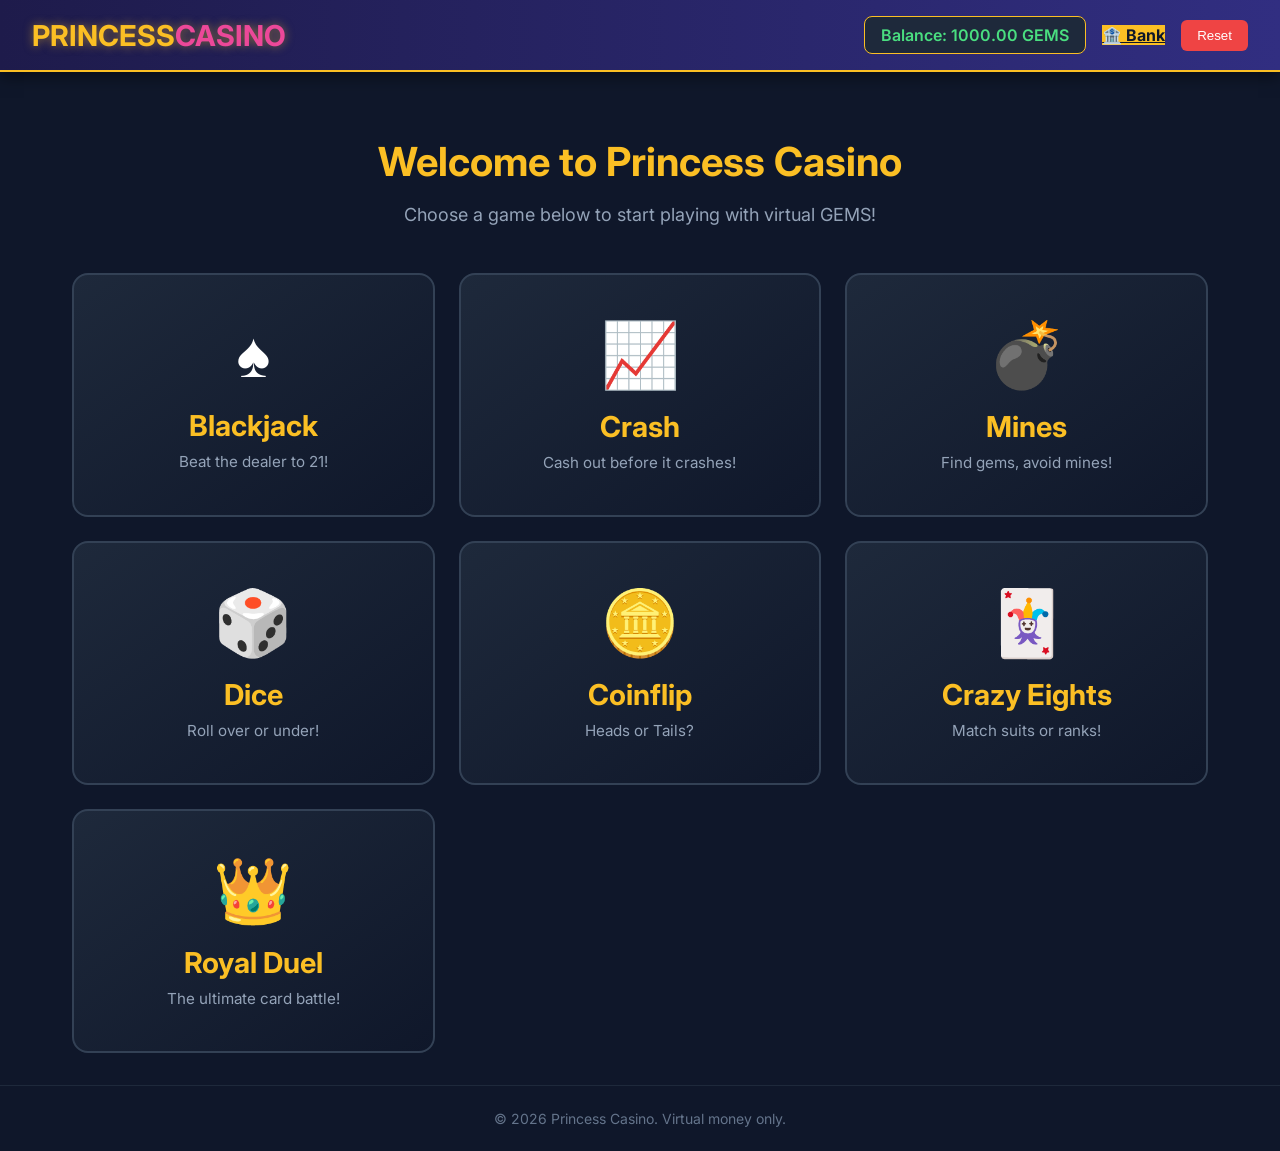
<file: index.html>
<!DOCTYPE html>
<html lang="en">
<head>
  <meta charset="UTF-8">
  <meta name="viewport" content="width=device-width, initial-scale=1.0">
  <title>Princess Casino</title>
  <link rel="stylesheet" href="style.css">
  <link href="https://fonts.googleapis.com/css2?family=Inter:wght@400;500;600;700&display=swap" rel="stylesheet">
</head>
<body>

  <header class="header">
    <div class="logo">PRINCESS<span>CASINO</span></div>
    <div class="header-right">
      <div class="balance-box">
        <span class="balance-label">Balance: </span>
        <span id="balance">1,000.00</span>
        <span class="currency">GEMS</span>
      </div>
      <a href="bank.html" class="btn-back" style="background-color: #fbbf24; color: #0f172a; font-weight: bold;">🏦 Bank</a>
      <button class="btn-reset" onclick="resetBalance()">Reset</button>
    </div>
  </header>

  <main class="main">
    <section class="hero">
      <h1>Welcome to Princess Casino</h1>
      <p>Choose a game below to start playing with virtual GEMS!</p>
    </section>

    <section class="games-grid">
      
      <a href="blackjack.html" class="game-card">
        <div class="game-icon">♠️</div>
        <h2>Blackjack</h2>
        <p>Beat the dealer to 21!</p>
      </a>

      <a href="crash.html" class="game-card">
        <div class="game-icon">📈</div>
        <h2>Crash</h2>
        <p>Cash out before it crashes!</p>
      </a>

      <a href="mines.html" class="game-card">
        <div class="game-icon">💣</div>
        <h2>Mines</h2>
        <p>Find gems, avoid mines!</p>
      </a>

      <a href="dice.html" class="game-card">
        <div class="game-icon">🎲</div>
        <h2>Dice</h2>
        <p>Roll over or under!</p>
      </a>

      <a href="coinflip.html" class="game-card">
        <div class="game-icon">🪙</div>
        <h2>Coinflip</h2>
        <p>Heads or Tails?</p>
      </a>

      <a href="crazyeight.html" class="game-card">
        <div class="game-icon">🃏</div>
        <h2>Crazy Eights</h2>
        <p>Match suits or ranks!</p>
      </a>

      <a href="royalduel.html" class="game-card">
        <div class="game-icon">👑</div>
        <h2>Royal Duel</h2>
        <p>The ultimate card battle!</p>
      </a>

    </section>
  </main>

  <footer class="footer">
    &copy; 2026 Princess Casino. Virtual money only.
  </footer>

  <script src="script.js"></script>
</body>
</html>
</file>
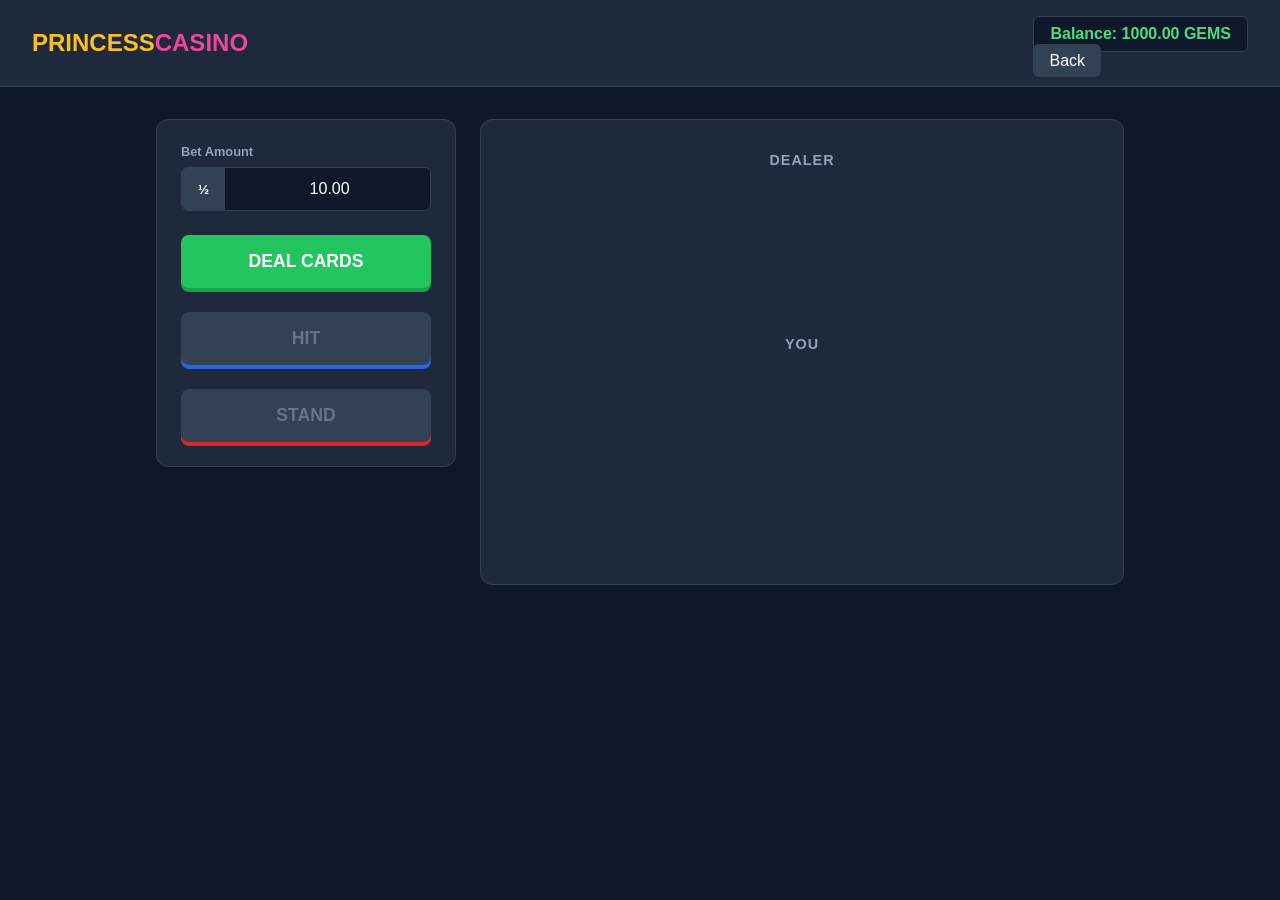
<file: blackjack.html>
<!DOCTYPE html>
<html lang="en">
<head>
  <meta charset="UTF-8">
  <meta name="viewport" content="width=device-width, initial-scale=1.0">
  <title>Blackjack | Princess Casino</title>
  <style>
    /* --- STAKE-INSPIRED DARK THEME --- */
    body { font-family: 'Inter', sans-serif; background-color: #0f172a; color: #ffffff; margin: 0; padding: 0; display: flex; flex-direction: column; min-height: 100vh; }
    .header { display: flex; justify-content: space-between; align-items: center; padding: 1rem 2rem; background: #1e293b; border-bottom: 1px solid #334155; }
    .logo { font-size: 1.5rem; font-weight: 700; color: #fbbf24; } .logo span { color: #ec4899; }
    .balance-box { background: #0f172a; border: 1px solid #334155; padding: 0.5rem 1rem; border-radius: 6px; color: #4ade80; font-weight: bold; }
    .btn-back { background: #334155; color: white; text-decoration: none; padding: 0.5rem 1rem; border-radius: 6px; }

    .game-container { max-width: 1000px; margin: 2rem auto; padding: 0 1rem; display: grid; grid-template-columns: 300px 1fr; gap: 1.5rem; width: 100%; box-sizing: border-box; }
    
    /* --- CONTROLS (LEFT SIDE) --- */
    .controls-panel { background: #1e293b; padding: 1.5rem; border-radius: 12px; border: 1px solid #334155; display: flex; flex-direction: column; gap: 1rem; height: fit-content; }
    .input-group { display: flex; flex-direction: column; gap: 0.5rem; }
    .input-group label { font-size: 0.8rem; color: #94a3b8; font-weight: 600; }
    .input-wrapper { display: flex; background: #0f172a; border: 1px solid #334155; border-radius: 6px; overflow: hidden; }
    .input-wrapper input { flex: 1; background: transparent; border: none; color: white; padding: 0.75rem; font-size: 1rem; outline: none; text-align: center; }
    .input-wrapper button { background: #334155; border: none; color: white; padding: 0 1rem; cursor: pointer; font-weight: bold; }
    .input-wrapper button:hover { background: #475569; }
    
    .action-btn { width: 100%; padding: 1rem; border: none; border-radius: 8px; font-size: 1.1rem; font-weight: 800; cursor: pointer; transition: all 0.1s; text-transform: uppercase; margin-top: 0.5rem; }
    .action-btn:active { transform: translateY(2px); }
    .action-btn:disabled { background: #334155 !important; color: #64748b !important; cursor: not-allowed; transform: none; }
    
    .btn-deal { background: #22c55e; color: white; box-shadow: 0 4px 0 #16a34a; }
    .btn-hit { background: #3b82f6; color: white; box-shadow: 0 4px 0 #2563eb; }
    .btn-stand { background: #ef4444; color: white; box-shadow: 0 4px 0 #dc2626; }

    /* --- TABLE (RIGHT SIDE) --- */
    .table-panel { background: #1e293b; border-radius: 12px; border: 1px solid #334155; padding: 2rem; display: flex; flex-direction: column; min-height: 400px; position: relative; }
    
    .hand-area { display: flex; flex-direction: column; align-items: center; margin-bottom: 2rem; }
    .hand-label { font-size: 0.9rem; color: #94a3b8; font-weight: 600; margin-bottom: 1rem; text-transform: uppercase; letter-spacing: 1px; }
    .cards-container { display: flex; gap: 10px; flex-wrap: wrap; justify-content: center; min-height: 120px; }
    
    /* --- CARD DESIGN & ANIMATION --- */
    .card { 
      width: 80px; height: 120px; 
      background: white; 
      border-radius: 8px; 
      display: flex; flex-direction: column; justify-content: space-between; 
      padding: 8px; 
      box-sizing: border-box; 
      font-weight: 800; font-size: 1.2rem; 
      box-shadow: 0 4px 10px rgba(0,0,0,0.3);
      position: relative;
      animation: dealCard 0.4s cubic-bezier(0.175, 0.885, 0.32, 1.275) forwards;
      opacity: 0;
    }
    .card.red { color: #ef4444; }
    .card.black { color: #0f172a; }
    .card-center { position: absolute; top: 50%; left: 50%; transform: translate(-50%, -50%); font-size: 2.5rem; }
    .card-bottom { transform: rotate(180deg); align-self: flex-end; }
    
    .card.hidden { 
      background: linear-gradient(135deg, #3b82f6, #8b5cf6); 
      border: 2px solid white;
    }
    .card.hidden * { display: none; }

    @keyframes dealCard {
      0% { transform: translateY(-50px) scale(0.5); opacity: 0; }
      100% { transform: translateY(0) scale(1); opacity: 1; }
    }

    .status-message { 
      position: absolute; top: 50%; left: 50%; transform: translate(-50%, -50%); 
      font-size: 2rem; font-weight: 900; text-transform: uppercase; 
      text-shadow: 0 4px 10px rgba(0,0,0,0.5);
      pointer-events: none;
      opacity: 0;
      transition: opacity 0.3s;
    }
    .status-message.show { opacity: 1; }
    .status-message.win { color: #22c55e; }
    .status-message.lose { color: #ef4444; }
    .status-message.push { color: #fbbf24; }

    @media (max-width: 768px) {
      .game-container { grid-template-columns: 1fr; }
      .controls-panel { order: 2; }
      .table-panel { order: 1; min-height: 350px; padding: 1rem; }
      .card { width: 60px; height: 90px; font-size: 1rem; }
      .card-center { font-size: 1.8rem; }
    }
  </style>
</head>
<body>

  <header class="header">
    <div class="logo">PRINCESS<span>CASINO</span></div>
    <div class="header-right">
      <div class="balance-box">Balance: <span id="balance">1000.00</span> GEMS</div>
      <a href="index.html" class="btn-back">Back</a>
    </div>
  </header>

  <main class="game-container">
    <!-- Left Panel: Controls -->
    <div class="controls-panel">
      <div class="input-group">
        <label>Bet Amount</label>
        <div class="input-wrapper">
          <button onclick="adjustBet(0.5)">½</button>
          <input type="number" id="betAmount" value="10.00" min="1" step="1">
          <button onclick="adjustBet(2)">2×</button>
        </div>
      </div>

      <button class="action-btn btn-deal" id="btnDeal" onclick="deal()">Deal Cards</button>
      <button class="action-btn btn-hit" id="btnHit" onclick="hit()" disabled>Hit</button>
      <button class="action-btn btn-stand" id="btnStand" onclick="stand()" disabled>Stand</button>
    </div>

    <!-- Right Panel: Table -->
    <div class="table-panel">
      <div class="hand-area">
        <div class="hand-label">Dealer <span id="dealerScore"></span></div>
        <div class="cards-container" id="dealerCards"></div>
      </div>
      
      <div class="hand-area" style="margin-bottom: 0;">
        <div class="hand-label">You <span id="playerScore"></span></div>
        <div class="cards-container" id="playerCards"></div>
      </div>

      <div class="status-message" id="statusMessage"></div>
    </div>
  </main>

  <script>
    // --- SOUND & BALANCE SYSTEM ---
    const audioCtx = new (window.AudioContext || window.webkitAudioContext)();
    function playSound(type) {
      if (audioCtx.state === 'suspended') audioCtx.resume();
      const osc = audioCtx.createOscillator();
      const gain = audioCtx.createGain();
      osc.connect(gain); gain.connect(audioCtx.destination);
      if (type === 'click') { osc.type = 'sine'; osc.frequency.setValueAtTime(800, audioCtx.currentTime); gain.gain.setValueAtTime(0.1, audioCtx.currentTime); gain.gain.exponentialRampToValueAtTime(0.001, audioCtx.currentTime + 0.1); osc.start(); osc.stop(audioCtx.currentTime + 0.1); }
      else if (type === 'card') { osc.type = 'sine'; osc.frequency.setValueAtTime(1200, audioCtx.currentTime); gain.gain.setValueAtTime(0.05, audioCtx.currentTime); gain.gain.exponentialRampToValueAtTime(0.001, audioCtx.currentTime + 0.05); osc.start(); osc.stop(audioCtx.currentTime + 0.05); }
      else if (type === 'win') { osc.type = 'triangle'; osc.frequency.setValueAtTime(523.25, audioCtx.currentTime); osc.frequency.setValueAtTime(659.25, audioCtx.currentTime + 0.1); osc.frequency.setValueAtTime(783.99, audioCtx.currentTime + 0.2); gain.gain.setValueAtTime(0.2, audioCtx.currentTime); gain.gain.exponentialRampToValueAtTime(0.001, audioCtx.currentTime + 0.4); osc.start(); osc.stop(audioCtx.currentTime + 0.4); }
      else if (type === 'lose') { osc.type = 'sawtooth'; osc.frequency.setValueAtTime(200, audioCtx.currentTime); osc.frequency.exponentialRampToValueAtTime(100, audioCtx.currentTime + 0.3); gain.gain.setValueAtTime(0.15, audioCtx.currentTime); gain.gain.exponentialRampToValueAtTime(0.001, audioCtx.currentTime + 0.3); osc.start(); osc.stop(audioCtx.currentTime + 0.3); }
    }

    let balance = parseFloat(localStorage.getItem('princessBalance')) || 1000.00;
    document.getElementById('balance').innerText = balance.toFixed(2);
    function saveBalance() { localStorage.setItem('princessBalance', balance.toFixed(2)); document.getElementById('balance').innerText = balance.toFixed(2); }

    // --- GAME LOGIC ---
    const suits = ['♠', '♥', '♦', '♣'];
    const values = ['2', '3', '4', '5', '6', '7', '8', '9', '10', 'J', 'Q', 'K', 'A'];
    let deck = [], playerHand = [], dealerHand = [], currentBet = 0;
    let gameActive = false;

    function adjustBet(factor) {
      playSound('click');
      const input = document.getElementById('betAmount');
      input.value = (parseFloat(input.value) * factor).toFixed(2);
    }

    function createDeck() {
      deck = [];
      for (let s of suits) for (let v of values) deck.push({ suit: s, value: v });
      deck.sort(() => Math.random() - 0.5);
    }

    function getCardValue(card) {
      if (['J', 'Q', 'K'].includes(card.value)) return 10;
      if (card.value === 'A') return 11;
      return parseInt(card.value);
    }

    function calculateScore(hand) {
      let score = 0, aces = 0;
      for (let card of hand) { score += getCardValue(card); if (card.value === 'A') aces++; }
      while (score > 21 && aces > 0) { score -= 10; aces--; }
      return score;
    }

    function createCardElement(card, isHidden = false, delay = 0) {
      const el = document.createElement('div');
      el.className = `card ${isHidden ? 'hidden' : (card.suit === '♥' || card.suit === '♦' ? 'red' : 'black')}`;
      el.style.animationDelay = `${delay}s`;
      if (!isHidden) {
        el.innerHTML = `<div>${card.value}${card.suit}</div><div class="card-center">${card.suit}</div><div class="card-bottom">${card.value}${card.suit}</div>`;
      }
      return el;
    }

    function renderHands(revealDealer = false) {
      const dealerEl = document.getElementById('dealerCards');
      const playerEl = document.getElementById('playerCards');
      
      dealerEl.innerHTML = '';
      dealerHand.forEach((card, i) => {
        const isHidden = !revealDealer && i === 1;
        dealerEl.appendChild(createCardElement(card, isHidden, i * 0.15));
      });

      playerEl.innerHTML = '';
      playerHand.forEach((card, i) => {
        playerEl.appendChild(createCardElement(card, false, i * 0.15));
      });

      document.getElementById('playerScore').innerText = `(${calculateScore(playerHand)})`;
      document.getElementById('dealerScore').innerText = revealDealer ? `(${calculateScore(dealerHand)})` : `(${getCardValue(dealerHand[0])})`;
    }

    function showStatus(msg, type) {
      const el = document.getElementById('statusMessage');
      el.innerText = msg;
      el.className = `status-message show ${type}`;
    }

    function hideStatus() {
      document.getElementById('statusMessage').className = 'status-message';
    }

    function deal() {
      const bet = parseFloat(document.getElementById('betAmount').value);
      if (bet > balance || bet <= 0) { alert('Invalid bet!'); return; }
      
      playSound('click');
      balance -= bet;
      saveBalance();
      currentBet = bet;
      gameActive = true;
      hideStatus();
      
      createDeck();
      playerHand = [deck.pop(), deck.pop()];
      dealerHand = [deck.pop(), deck.pop()];
      
      document.getElementById('btnDeal').disabled = true;
      document.getElementById('btnHit').disabled = false;
      document.getElementById('btnStand').disabled = false;
      document.getElementById('betAmount').disabled = true;
      
      renderHands(false);
      playSound('card');

      if (calculateScore(playerHand) === 21) {
        setTimeout(() => stand(), 1000);
      }
    }

    function hit() {
      if (!gameActive) return;
      playSound('card');
      playerHand.push(deck.pop());
      renderHands(false);
      
      if (calculateScore(playerHand) > 21) {
        endGame('lose', 'BUST!');
      }
    }

    function stand() {
      if (!gameActive) return;
      document.getElementById('btnHit').disabled = true;
      document.getElementById('btnStand').disabled = true;
      
      // Reveal dealer card
      renderHands(true);
      
      // Dealer draws
      let dealerDrawInterval = setInterval(() => {
        if (calculateScore(dealerHand) < 17) {
          playSound('card');
          dealerHand.push(deck.pop());
          renderHands(true);
        } else {
          clearInterval(dealerDrawInterval);
          determineWinner();
        }
      }, 800);
    }

    function determineWinner() {
      const pScore = calculateScore(playerHand);
      const dScore = calculateScore(dealerHand);
      
      if (dScore > 21) {
        endGame('win', 'DEALER BUST! YOU WIN!');
      } else if (pScore > dScore) {
        endGame('win', 'YOU WIN!');
      } else if (pScore < dScore) {
        endGame('lose', 'DEALER WINS');
      } else {
        endGame('push', 'PUSH');
      }
    }

    function endGame(result, message) {
      gameActive = false;
      document.getElementById('btnDeal').disabled = false;
      document.getElementById('btnHit').disabled = true;
      document.getElementById('btnStand').disabled = true;
      document.getElementById('betAmount').disabled = false;
      
      if (result === 'win') {
        balance += currentBet * 2;
        saveBalance();
        playSound('win');
        showStatus(message, 'win');
      } else if (result === 'lose') {
        playSound('lose');
        showStatus(message, 'lose');
      } else {
        balance += currentBet;
        saveBalance();
        showStatus(message, 'push');
      }
    }
  </script>
</body>
</html>
</file>
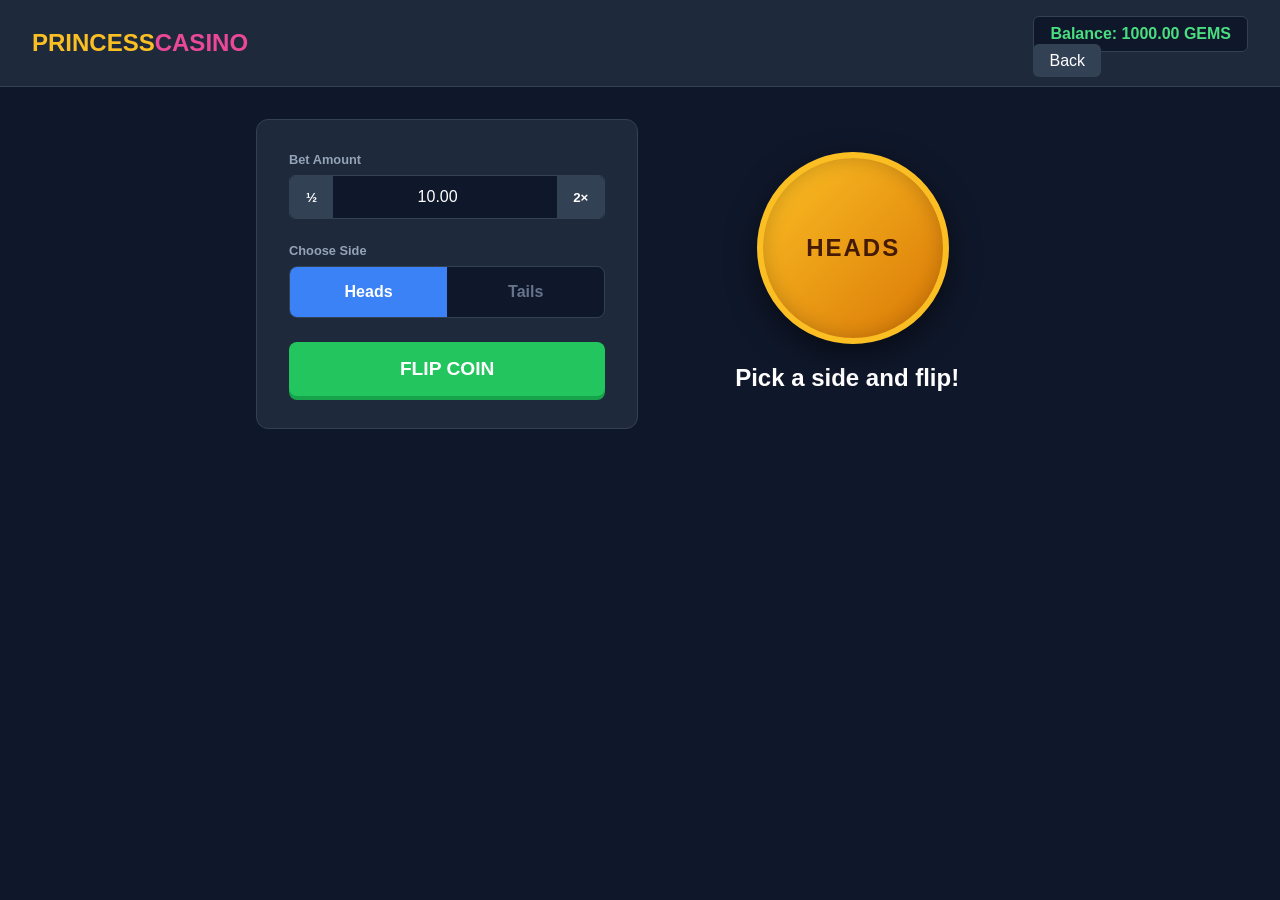
<file: coinflip.html>
<!DOCTYPE html>
<html lang="en">
<head>
  <meta charset="UTF-8">
  <meta name="viewport" content="width=device-width, initial-scale=1.0">
  <title>Coinflip | Princess Casino</title>
  <style>
    /* --- STAKE-INSPIRED DARK THEME --- */
    body { font-family: 'Inter', sans-serif; background-color: #0f172a; color: #ffffff; margin: 0; padding: 0; display: flex; flex-direction: column; min-height: 100vh; }
    .header { display: flex; justify-content: space-between; align-items: center; padding: 1rem 2rem; background: #1e293b; border-bottom: 1px solid #334155; }
    .logo { font-size: 1.5rem; font-weight: 700; color: #fbbf24; } .logo span { color: #ec4899; }
    .balance-box { background: #0f172a; border: 1px solid #334155; padding: 0.5rem 1rem; border-radius: 6px; color: #4ade80; font-weight: bold; }
    .btn-back { background: #334155; color: white; text-decoration: none; padding: 0.5rem 1rem; border-radius: 6px; }

    .game-container { max-width: 800px; margin: 2rem auto; padding: 0 1rem; display: grid; grid-template-columns: 1fr 1fr; gap: 2rem; width: 100%; box-sizing: border-box; align-items: center; }
    
    /* --- CONTROLS --- */
    .controls-panel { background: #1e293b; padding: 2rem; border-radius: 12px; border: 1px solid #334155; display: flex; flex-direction: column; gap: 1.5rem; }
    .input-group { display: flex; flex-direction: column; gap: 0.5rem; }
    .input-group label { font-size: 0.8rem; color: #94a3b8; font-weight: 600; }
    .input-wrapper { display: flex; background: #0f172a; border: 1px solid #334155; border-radius: 6px; overflow: hidden; }
    .input-wrapper input { flex: 1; background: transparent; border: none; color: white; padding: 0.75rem; font-size: 1rem; outline: none; text-align: center; }
    .input-wrapper button { background: #334155; border: none; color: white; padding: 0 1rem; cursor: pointer; font-weight: bold; }
    .input-wrapper button:hover { background: #475569; }
    
    .choice-group { display: flex; background: #0f172a; border-radius: 8px; overflow: hidden; border: 1px solid #334155; }
    .choice-btn { flex: 1; padding: 1rem; background: transparent; border: none; color: #64748b; font-weight: 700; cursor: pointer; transition: all 0.2s; font-size: 1rem; }
    .choice-btn.active { background: #3b82f6; color: white; }
    
    .btn-flip { width: 100%; padding: 1rem; border: none; border-radius: 8px; font-size: 1.2rem; font-weight: 800; cursor: pointer; transition: all 0.2s; text-transform: uppercase; background: #22c55e; color: white; box-shadow: 0 4px 0 #16a34a; }
    .btn-flip:active { transform: translateY(4px); box-shadow: none; }
    .btn-flip:disabled { background: #475569; color: #94a3b8; box-shadow: none; cursor: not-allowed; transform: none; }

    /* --- COIN ANIMATION --- */
    .coin-area { display: flex; flex-direction: column; align-items: center; justify-content: center; min-height: 300px; }
    .coin-container { perspective: 1000px; width: 180px; height: 180px; margin-bottom: 2rem; }
    .coin { width: 100%; height: 100%; position: relative; transform-style: preserve-3d; transition: transform 2s cubic-bezier(0.175, 0.885, 0.32, 1.275); }
    .face { position: absolute; width: 100%; height: 100%; backface-visibility: hidden; border-radius: 50%; display: flex; align-items: center; justify-content: center; font-size: 1.5rem; font-weight: 900; border: 6px solid #fbbf24; box-shadow: 0 10px 30px rgba(0,0,0,0.5), inset 0 0 20px rgba(0,0,0,0.2); text-transform: uppercase; letter-spacing: 2px; }
    .heads { background: linear-gradient(135deg, #fbbf24, #d97706); color: #451a03; }
    .tails { background: linear-gradient(135deg, #94a3b8, #475569); color: #0f172a; transform: rotateY(180deg); border-color: #cbd5e1; }
    
    .result-display { font-size: 1.5rem; font-weight: 700; min-height: 2rem; text-align: center; }
    .win { color: #22c55e; text-shadow: 0 0 15px rgba(34, 197, 94, 0.5); }
    .lose { color: #ef4444; }

    @media (max-width: 768px) {
      .game-container { grid-template-columns: 1fr; }
      .coin-area { order: -1; min-height: 250px; }
    }
  </style>
</head>
<body>

  <header class="header">
    <div class="logo">PRINCESS<span>CASINO</span></div>
    <div class="header-right">
      <div class="balance-box">Balance: <span id="balance">1000.00</span> GEMS</div>
      <a href="index.html" class="btn-back">Back</a>
    </div>
  </header>

  <main class="game-container">
    <!-- Controls -->
    <div class="controls-panel">
      <div class="input-group">
        <label>Bet Amount</label>
        <div class="input-wrapper">
          <button onclick="adjustBet(0.5)">½</button>
          <input type="number" id="betAmount" value="10.00" min="1" step="1">
          <button onclick="adjustBet(2)">2×</button>
        </div>
      </div>

      <div class="input-group">
        <label>Choose Side</label>
        <div class="choice-group">
          <button class="choice-btn active" id="btnHeads" onclick="setChoice('heads')">Heads</button>
          <button class="choice-btn" id="btnTails" onclick="setChoice('tails')">Tails</button>
        </div>
      </div>

      <button class="btn-flip" id="flipBtn" onclick="flipCoin()">Flip Coin</button>
    </div>

    <!-- Coin Display -->
    <div class="coin-area">
      <div class="coin-container">
        <div class="coin" id="coin">
          <div class="face heads">HEADS</div>
          <div class="face tails">TAILS</div>
        </div>
      </div>
      <div class="result-display" id="resultText">Pick a side and flip!</div>
    </div>
  </main>

  <script>
    // --- SOUND & BALANCE SYSTEM ---
    const audioCtx = new (window.AudioContext || window.webkitAudioContext)();
    function playSound(type) {
      if (audioCtx.state === 'suspended') audioCtx.resume();
      const osc = audioCtx.createOscillator();
      const gain = audioCtx.createGain();
      osc.connect(gain); gain.connect(audioCtx.destination);
      if (type === 'click') { osc.type = 'sine'; osc.frequency.setValueAtTime(800, audioCtx.currentTime); gain.gain.setValueAtTime(0.1, audioCtx.currentTime); gain.gain.exponentialRampToValueAtTime(0.001, audioCtx.currentTime + 0.1); osc.start(); osc.stop(audioCtx.currentTime + 0.1); }
      else if (type === 'win') { osc.type = 'triangle'; osc.frequency.setValueAtTime(523.25, audioCtx.currentTime); osc.frequency.setValueAtTime(659.25, audioCtx.currentTime + 0.1); osc.frequency.setValueAtTime(783.99, audioCtx.currentTime + 0.2); gain.gain.setValueAtTime(0.2, audioCtx.currentTime); gain.gain.exponentialRampToValueAtTime(0.001, audioCtx.currentTime + 0.4); osc.start(); osc.stop(audioCtx.currentTime + 0.4); }
      else if (type === 'lose') { osc.type = 'sawtooth'; osc.frequency.setValueAtTime(200, audioCtx.currentTime); osc.frequency.exponentialRampToValueAtTime(100, audioCtx.currentTime + 0.3); gain.gain.setValueAtTime(0.15, audioCtx.currentTime); gain.gain.exponentialRampToValueAtTime(0.001, audioCtx.currentTime + 0.3); osc.start(); osc.stop(audioCtx.currentTime + 0.3); }
    }

    let balance = parseFloat(localStorage.getItem('princessBalance')) || 1000.00;
    document.getElementById('balance').innerText = balance.toFixed(2);
    function saveBalance() { localStorage.setItem('princessBalance', balance.toFixed(2)); document.getElementById('balance').innerText = balance.toFixed(2); }

    // --- GAME LOGIC ---
    let currentChoice = 'heads';
    const coinEl = document.getElementById('coin');
    const flipBtn = document.getElementById('flipBtn');
    const resultText = document.getElementById('resultText');

    function adjustBet(factor) {
      playSound('click');
      const input = document.getElementById('betAmount');
      input.value = (parseFloat(input.value) * factor).toFixed(2);
    }

    function setChoice(choice) {
      playSound('click');
      currentChoice = choice;
      document.getElementById('btnHeads').className = choice === 'heads' ? 'choice-btn active' : 'choice-btn';
      document.getElementById('btnTails').className = choice === 'tails' ? 'choice-btn active' : 'choice-btn';
    }

    function flipCoin() {
      const bet = parseFloat(document.getElementById('betAmount').value);
      if (bet > balance || bet <= 0) { 
        resultText.innerText = "Invalid bet!"; 
        resultText.className = "result-display lose"; 
        return; 
      }

      playSound('click');
      balance -= bet;
      saveBalance();
      
      flipBtn.disabled = true;
      resultText.innerText = "Flipping...";
      resultText.className = "result-display";
      
      // Reset animation
      coinEl.style.transition = 'none';
      coinEl.style.transform = 'rotateY(0deg)';
      void coinEl.offsetWidth; // Trigger reflow
      coinEl.style.transition = 'transform 2s cubic-bezier(0.175, 0.885, 0.32, 1.275)';
      
      // Determine outcome (50/50)
      const outcome = Math.random() < 0.5 ? 'heads' : 'tails';
      
      // Apply animation (5 full spins + outcome)
      const rotation = outcome === 'heads' ? 1800 : 1980;
      coinEl.style.transform = `rotateY(${rotation}deg)`;

      setTimeout(() => {
        if (currentChoice === outcome) {
          const winAmount = bet * 1.98; // 1.98x multiplier
          balance += winAmount;
          saveBalance();
          playSound('win');
          resultText.innerText = `It's ${outcome.toUpperCase()}! You won ${winAmount.toFixed(2)} GEMS! 🎉`;
          resultText.className = "result-display win";
        } else {
          playSound('lose');
          resultText.innerText = `It's ${outcome.toUpperCase()}. You lost!`;
          resultText.className = "result-display lose";
        }
        flipBtn.disabled = false;
      }, 2000); // Wait for 2s animation
    }
  </script>
</body>
</html>
</file>
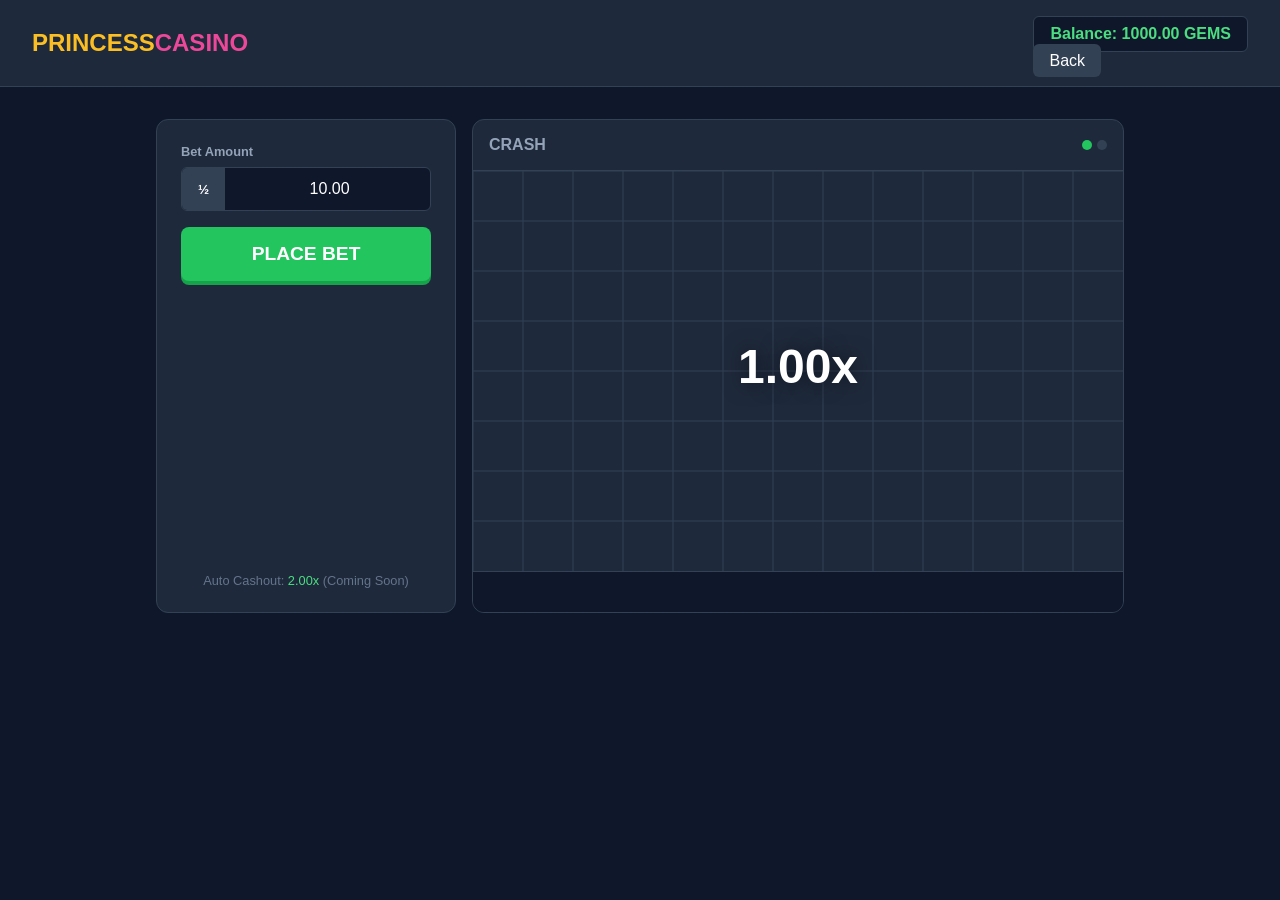
<file: crash.html>
<!DOCTYPE html>
<html lang="en">
<head>
  <meta charset="UTF-8">
  <meta name="viewport" content="width=device-width, initial-scale=1.0">
  <title>Crash | Princess Casino</title>
  <style>
    /* --- STAKE-INSPIRED DARK THEME --- */
    body { font-family: 'Inter', sans-serif; background-color: #0f172a; color: #ffffff; margin: 0; padding: 0; display: flex; flex-direction: column; min-height: 100vh; }
    .header { display: flex; justify-content: space-between; align-items: center; padding: 1rem 2rem; background: #1e293b; border-bottom: 1px solid #334155; }
    .logo { font-size: 1.5rem; font-weight: 700; color: #fbbf24; } .logo span { color: #ec4899; }
    .balance-box { background: #0f172a; border: 1px solid #334155; padding: 0.5rem 1rem; border-radius: 6px; color: #4ade80; font-weight: bold; }
    .btn-back { background: #334155; color: white; text-decoration: none; padding: 0.5rem 1rem; border-radius: 6px; }

    .game-container { max-width: 1000px; margin: 2rem auto; padding: 0 1rem; display: grid; grid-template-columns: 300px 1fr; gap: 1rem; width: 100%; box-sizing: border-box; }
    
    /* --- BET CONTROLS (LEFT SIDE) --- */
    .controls-panel { background: #1e293b; padding: 1.5rem; border-radius: 12px; border: 1px solid #334155; display: flex; flex-direction: column; gap: 1rem; }
    .input-group { display: flex; flex-direction: column; gap: 0.5rem; }
    .input-group label { font-size: 0.8rem; color: #94a3b8; font-weight: 600; }
    .bet-input-wrapper { display: flex; background: #0f172a; border: 1px solid #334155; border-radius: 6px; overflow: hidden; }
    .bet-input-wrapper input { flex: 1; background: transparent; border: none; color: white; padding: 0.75rem; font-size: 1rem; text-align: center; outline: none; }
    .bet-input-wrapper button { background: #334155; border: none; color: white; padding: 0 1rem; cursor: pointer; font-weight: bold; }
    .bet-input-wrapper button:hover { background: #475569; }
    
    .btn-bet { width: 100%; padding: 1rem; border: none; border-radius: 8px; font-size: 1.2rem; font-weight: 800; cursor: pointer; transition: all 0.2s; text-transform: uppercase; }
    .btn-bet.green { background: #22c55e; color: white; box-shadow: 0 4px 0 #16a34a; }
    .btn-bet.green:active { transform: translateY(4px); box-shadow: none; }
    .btn-bet.orange { background: #f97316; color: white; box-shadow: 0 4px 0 #c2410c; }
    .btn-bet.orange:active { transform: translateY(4px); box-shadow: none; }
    .btn-bet:disabled { background: #475569; color: #94a3b8; box-shadow: none; cursor: not-allowed; transform: none; }

    /* --- GRAPH AREA (RIGHT SIDE) --- */
    .graph-panel { background: #1e293b; border-radius: 12px; border: 1px solid #334155; position: relative; overflow: hidden; display: flex; flex-direction: column; }
    .graph-header { padding: 1rem; display: flex; justify-content: space-between; align-items: center; border-bottom: 1px solid #334155; }
    .multiplier-display { font-size: 3rem; font-weight: 800; color: white; position: absolute; top: 50%; left: 50%; transform: translate(-50%, -50%); z-index: 10; text-shadow: 0 0 20px rgba(0,0,0,0.5); }
    .multiplier-display.crashed { color: #ef4444; }
    .multiplier-display.cashed { color: #22c55e; }
    
    canvas { width: 100%; height: 400px; display: block; }
    
    .history-bar { height: 40px; background: #0f172a; display: flex; align-items: center; padding: 0 1rem; gap: 0.5rem; overflow-x: auto; border-top: 1px solid #334155; }
    .history-pill { padding: 0.25rem 0.75rem; border-radius: 12px; font-size: 0.75rem; font-weight: bold; white-space: nowrap; }
    .history-pill.low { background: #334155; color: #94a3b8; }
    .history-pill.high { background: #22c55e; color: white; }
    .history-pill.mega { background: #fbbf24; color: #0f172a; }

    @media (max-width: 768px) {
      .game-container { grid-template-columns: 1fr; }
      .graph-panel { order: -1; } /* Graph on top on mobile */
    }
  </style>
</head>
<body>

  <header class="header">
    <div class="logo">PRINCESS<span>CASINO</span></div>
    <div class="header-right">
      <div class="balance-box">Balance: <span id="balance">1000.00</span> GEMS</div>
      <a href="index.html" class="btn-back">Back</a>
    </div>
  </header>

  <main class="game-container">
    <!-- Left Panel: Controls -->
    <div class="controls-panel">
      <div class="input-group">
        <label>Bet Amount</label>
        <div class="bet-input-wrapper">
          <button onclick="adjustBet(0.5)">½</button>
          <input type="number" id="betAmount" value="10.00" min="1" step="1">
          <button onclick="adjustBet(2)">2×</button>
        </div>
      </div>
      
      <button class="btn-bet green" id="actionBtn" onclick="handleAction()">Place Bet</button>
      
      <div style="margin-top: auto; font-size: 0.8rem; color: #64748b; text-align: center;">
        Auto Cashout: <span style="color: #4ade80;">2.00x</span> (Coming Soon)
      </div>
    </div>

    <!-- Right Panel: Graph -->
    <div class="graph-panel">
      <div class="graph-header">
        <span style="color: #94a3b8; font-weight: bold;">CRASH</span>
        <div style="display: flex; gap: 5px;">
          <div style="width: 10px; height: 10px; background: #22c55e; border-radius: 50%;"></div>
          <div style="width: 10px; height: 10px; background: #334155; border-radius: 50%;"></div>
        </div>
      </div>
      
      <div class="multiplier-display" id="multiplierDisplay">1.00x</div>
      <canvas id="gameCanvas"></canvas>
      
      <div class="history-bar" id="historyBar">
        <!-- History items will appear here -->
      </div>
    </div>
  </main>

  <script>
    // --- SOUND & BALANCE SYSTEM ---
    const audioCtx = new (window.AudioContext || window.webkitAudioContext)();
    function playSound(type) {
      if (audioCtx.state === 'suspended') audioCtx.resume();
      const osc = audioCtx.createOscillator();
      const gain = audioCtx.createGain();
      osc.connect(gain); gain.connect(audioCtx.destination);
      if (type === 'click') { osc.type = 'sine'; osc.frequency.setValueAtTime(800, audioCtx.currentTime); gain.gain.setValueAtTime(0.1, audioCtx.currentTime); gain.gain.exponentialRampToValueAtTime(0.001, audioCtx.currentTime + 0.1); osc.start(); osc.stop(audioCtx.currentTime + 0.1); }
      else if (type === 'win') { osc.type = 'triangle'; osc.frequency.setValueAtTime(523.25, audioCtx.currentTime); osc.frequency.setValueAtTime(659.25, audioCtx.currentTime + 0.1); osc.frequency.setValueAtTime(783.99, audioCtx.currentTime + 0.2); gain.gain.setValueAtTime(0.2, audioCtx.currentTime); gain.gain.exponentialRampToValueAtTime(0.001, audioCtx.currentTime + 0.4); osc.start(); osc.stop(audioCtx.currentTime + 0.4); }
      else if (type === 'lose') { osc.type = 'sawtooth'; osc.frequency.setValueAtTime(200, audioCtx.currentTime); osc.frequency.exponentialRampToValueAtTime(100, audioCtx.currentTime + 0.3); gain.gain.setValueAtTime(0.15, audioCtx.currentTime); gain.gain.exponentialRampToValueAtTime(0.001, audioCtx.currentTime + 0.3); osc.start(); osc.stop(audioCtx.currentTime + 0.3); }
    }

    let balance = parseFloat(localStorage.getItem('princessBalance')) || 1000.00;
    document.getElementById('balance').innerText = balance.toFixed(2);
    function saveBalance() { localStorage.setItem('princessBalance', balance.toFixed(2)); document.getElementById('balance').innerText = balance.toFixed(2); }

    // --- GAME LOGIC ---
    const canvas = document.getElementById('gameCanvas');
    const ctx = canvas.getContext('2d');
    const multiplierDisplay = document.getElementById('multiplierDisplay');
    const actionBtn = document.getElementById('actionBtn');
    const historyBar = document.getElementById('historyBar');

    let gameState = 'idle'; // idle, running, crashed
    let currentMultiplier = 1.00;
    let crashPoint = 0;
    let betAmount = 0;
    let hasCashedOut = false;
    let animationId;
    let startTime;
    let history = [];

    // Resize canvas
    function resizeCanvas() {
      canvas.width = canvas.parentElement.clientWidth;
      canvas.height = 400;
      drawGraph(0); // Redraw initial state
    }
    window.addEventListener('resize', resizeCanvas);
    resizeCanvas();

    function adjustBet(factor) {
      playSound('click');
      const input = document.getElementById('betAmount');
      input.value = (parseFloat(input.value) * factor).toFixed(2);
    }

    function handleAction() {
      if (gameState === 'idle') {
        startGame();
      } else if (gameState === 'running' && !hasCashedOut) {
        cashOut();
      }
    }

    function startGame() {
      const betInput = document.getElementById('betAmount');
      betAmount = parseFloat(betInput.value);
      
      if (betAmount > balance || betAmount <= 0) {
        alert('Invalid bet!');
        return;
      }

      playSound('click');
      balance -= betAmount;
      saveBalance();
      
      gameState = 'running';
      currentMultiplier = 1.00;
      hasCashedOut = false;
      startTime = Date.now();
      
      // Generate crash point (simple algorithm)
      // 1% chance of instant crash at 1.00x
      if (Math.random() < 0.01) {
        crashPoint = 1.00;
      } else {
        // Exponential distribution for realistic crash curve
        crashPoint = Math.max(1.00, (0.99 / (1 - Math.random())));
        if (crashPoint > 100) crashPoint = 100; // Cap at 100x for demo
      }

      multiplierDisplay.className = 'multiplier-display';
      multiplierDisplay.innerText = '1.00x';
      actionBtn.innerText = 'Cash Out';
      actionBtn.className = 'btn-bet orange';
      betInput.disabled = true;

      animate();
    }

    function cashOut() {
      if (gameState !== 'running' || hasCashedOut) return;
      
      hasCashedOut = true;
      const winAmount = betAmount * currentMultiplier;
      balance += winAmount;
      saveBalance();
      playSound('win');
      
      actionBtn.innerText = `Cashed Out @ ${currentMultiplier.toFixed(2)}x`;
      actionBtn.disabled = true;
      multiplierDisplay.classList.add('cashed');
    }

    function crash() {
      gameState = 'crashed';
      cancelAnimationFrame(animationId);
      playSound('lose');
      
      multiplierDisplay.innerText = `Crashed @ ${crashPoint.toFixed(2)}x`;
      multiplierDisplay.classList.add('crashed');
      actionBtn.innerText = 'Place Bet';
      actionBtn.className = 'btn-bet green';
      actionBtn.disabled = false;
      document.getElementById('betAmount').disabled = false;
      
      addHistory(crashPoint);
      drawGraph(crashPoint); // Draw final frame
    }

    function addHistory(point) {
      history.unshift(point);
      if (history.length > 10) history.pop();
      
      historyBar.innerHTML = history.map(p => {
        let cls = 'low';
        if (p >= 2) cls = 'high';
        if (p >= 10) cls = 'mega';
        return `<div class="history-pill ${cls}">${p.toFixed(2)}x</div>`;
      }).join('');
    }

    // --- ANIMATION LOOP ---
    function animate() {
      const now = Date.now();
      const elapsed = (now - startTime) / 1000; // seconds
      
      // Exponential growth formula
      currentMultiplier = Math.pow(Math.E, 0.06 * elapsed);
      
      if (currentMultiplier >= crashPoint) {
        currentMultiplier = crashPoint;
        multiplierDisplay.innerText = `${currentMultiplier.toFixed(2)}x`;
        drawGraph(currentMultiplier);
        crash();
        return;
      }

      multiplierDisplay.innerText = `${currentMultiplier.toFixed(2)}x`;
      drawGraph(currentMultiplier);
      
      animationId = requestAnimationFrame(animate);
    }

    // --- DRAWING THE GRAPH ---
    function drawGraph(currentMult) {
      ctx.clearRect(0, 0, canvas.width, canvas.height);
      
      // Draw Grid
      ctx.strokeStyle = '#334155';
      ctx.lineWidth = 1;
      ctx.beginPath();
      for (let i = 0; i < canvas.width; i += 50) { ctx.moveTo(i, 0); ctx.lineTo(i, canvas.height); }
      for (let i = 0; i < canvas.height; i += 50) { ctx.moveTo(0, i); ctx.lineTo(canvas.width, i); }
      ctx.stroke();

      if (gameState === 'idle') return;

      // Calculate curve points
      // We want the curve to start at bottom-left and go up-right
      const padding = 40;
      const graphWidth = canvas.width - padding * 2;
      const graphHeight = canvas.height - padding * 2;
      
      // Map multiplier to Y position (logarithmic scale looks better)
      const maxMult = Math.max(currentMult * 1.2, 2); // Dynamic scaling
      const progress = (currentMult - 1) / (maxMult - 1);
      
      const startX = padding;
      const startY = canvas.height - padding;
      const endX = padding + (graphWidth * Math.min(progress * 0.8, 1)); // Move right
      const endY = canvas.height - padding - (graphHeight * Math.min(progress, 1)); // Move up

      // Draw Curve
      ctx.beginPath();
      ctx.moveTo(startX, startY);
      // Simple quadratic curve for smoothness
      ctx.quadraticCurveTo(startX + (endX - startX) * 0.5, startY, endX, endY);
      
      ctx.strokeStyle = '#fbbf24'; // Gold line
      ctx.lineWidth = 4;
      ctx.stroke();

      // Fill area under curve
      ctx.lineTo(endX, canvas.height - padding);
      ctx.lineTo(startX, canvas.height - padding);
      ctx.fillStyle = 'rgba(251, 191, 36, 0.1)';
      ctx.fill();

      // Draw Rocket
      ctx.font = '30px Arial';
      ctx.textAlign = 'center';
      ctx.textBaseline = 'middle';
      ctx.fillText('', endX, endY);
    }
  </script>
</body>
</html>
</file>
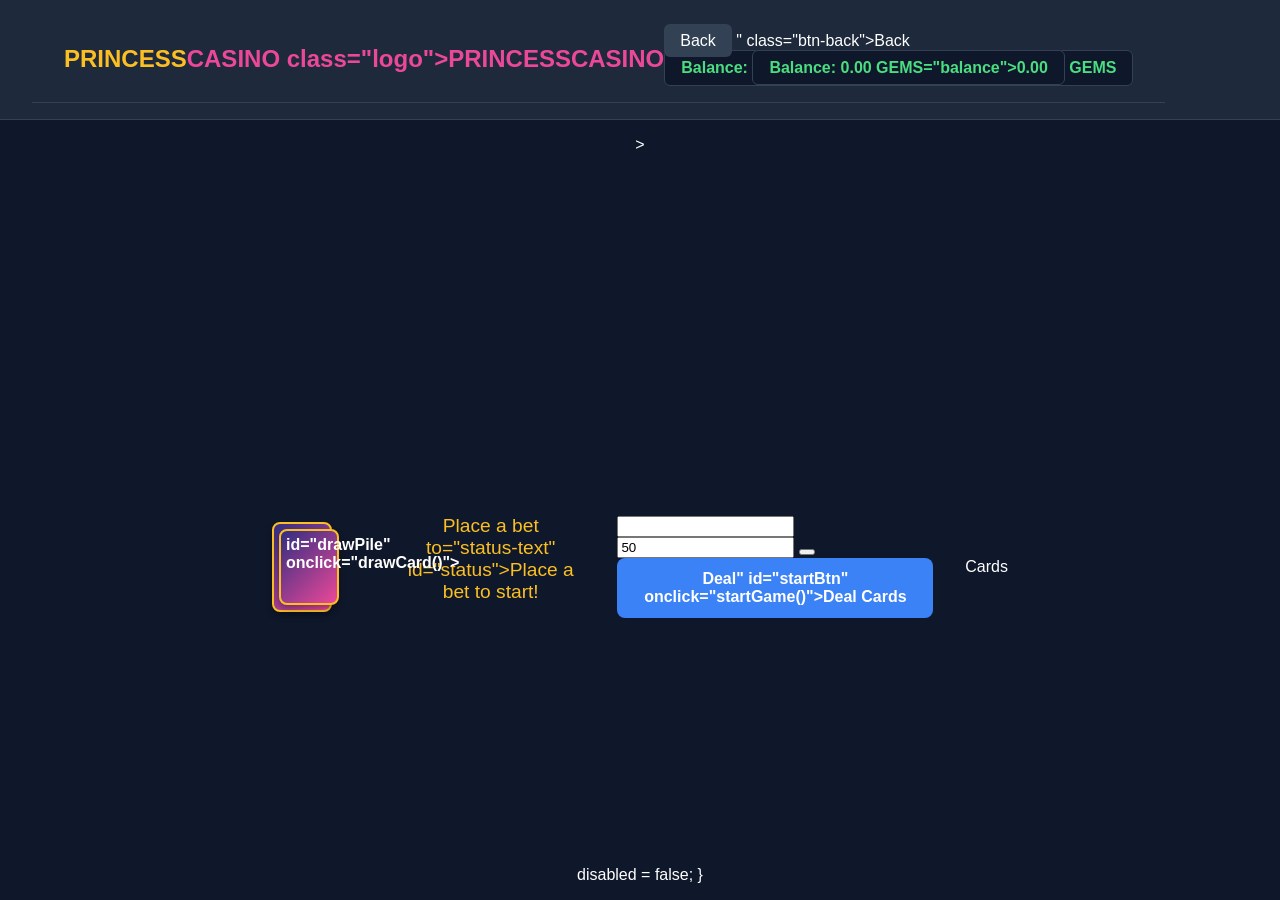
<file: crazyeight.html>
<!DOCTYPE html>
<html lang="en">
<head>
  <meta charset="UTF-8">
  <meta name="viewport" content="width=device-width, initial-scale=1.0">
  <title>Crazy Eights | Princess Casino</title>
  <style>
    body { font-family: 'Inter', sans-serif; background-color: #0f172a; color: #ffffff; margin: 0; padding: 0; display: flex; flex-direction: column; min-height: 100vh; }
    .header { display: flex; justify-content: space-between; align-items: center; padding: 1rem 2rem; background: #1e293b; border-bottom: 1px solid #334155; }
    .logo { font-size: 1.5rem; font-weight: 700; color: #fbbf24; } .logo span { color: #ec4899; }
    .balance-box { background: #0f172a; border: 1px solid #334155; padding: 0.5rem 1rem; border-radius: 6px; color: #4ade80; font-weight: bold; }
    .btn-back { background: #334155; color: white; text-decoration: none; padding: 0.5rem 1rem; border-radius: 6px; }
    
    .game-board { flex: 1; display: flex; flex-direction: column; align-items: center; justify-content: space-between; padding: 1rem; max-width: 800px; margin: 0 auto; width: 100%; box-sizing: border-box; }
    .opponent-area, .player-area { width: 100%; min-height: 100px; display: flex; justify-content: center; gap: 5px; flex-wrap: wrap; }
    .center-area { display: flex; gap: 2rem; align-items: center; justify-content: center; margin: 1rem 0; }
    
    .card { width: 60px; height: 90px; background: white; border-radius: 8px; display: flex; flex-direction: column; justify-content: space-between; padding: 5px; box-sizing: border-box; font-weight: bold; font-size: 1rem; cursor: pointer; box-shadow: 0 4px 6px rgba(0,0,0,0.3); transition: transform 0.2s; position: relative; }
    .card:hover { transform: translateY(-10px); }
    .card.red { color: #ef4444; } .card.black { color: #0f172a; }
    .card-back { background: linear-gradient(135deg, #312e81, #ec4899); border: 2px solid #fbbf24; }
    .card.disabled { cursor: not-allowed; opacity: 0.7; }
    .card-center { position: absolute; top: 50%; left: 50%; transform: translate(-50%, -50%); font-size: 1.5rem; }

    .status-text { font-size: 1.2rem; color: #fbbf24; text-align: center; min-height: 2rem; margin-bottom: 1rem; }
    .btn-action { background-color:rem; }
    .btn-action { background-color: #3b82f6; color: white; #3b82f6; color: white; border: none; padding: 0.75rem border: none; padding: 0.75rem 1.5rem; border-radius: 8px 1.5rem; border-radius: 8px; font-weight: bold; cursor: pointer; font; font-weight: bold; cursor: pointer; font-size: 1rem; }
    .btn-size: 1rem; }
    .btn-action:disabled { background-color: #4755-action:disabled { background-color: #475569; cursor: not-allowed; }
    
69; cursor: not-allowed; }
    
    /* Color Picker Modal */
    .modal {    /* Color Picker Modal */
    .modal { display: none; position: fixed; top: 0 display: none; position: fixed; top: 0; left: 0; width: 100; left: 0; width: 100%; height: 100%; background: rgba(%; height: 100%; background: rgba(0,0,0,0.8); align-items0,0,0,0.8); align-items: center; justify-content: center; z-index: : center; justify-content: center; z-index: 100; }
    .modal.active { display100; }
    .modal.active { display: flex; }
    .modal-content { background:: flex; }
    .modal-content { background: #1e293b; padding: 2 #1e293b; padding: 2rem; border-radius: 12px; text-alignrem; border-radius: 12px; text-align: center; border: 2px solid #fbb: center; border: 2px solid #fbbf24; }
    .color-grid { displayf24; }
    .color-grid { display: grid; grid-template-columns: 1fr 1: grid; grid-template-columns: 1fr 1fr; gap: 1rem; margin-top: fr; gap: 1rem; margin-top: 1rem; }
    .color-btn { padding:1rem; }
    .color-btn { padding: 1rem; border: none; border-radius:  1rem; border: none; border-radius: 8px; font-weight: bold; cursor: pointer;8px; font-weight: bold; cursor: pointer; font-size: 1rem; color: white; } font-size: 1rem; color: white; }
  </style>
</head>
<body>
  </style>
</head>
<body>

  <header class="header">
    <div

  <header class="header">
    <div class="logo">PRINCESS<span>CASINO class="logo">PRINCESS<span>CASINO</span></div>
    <div class="header-right</span></div>
    <div class="header-right">
      <a href="index.html">
      <a href="index.html" class="btn-back">Back</a>
     " class="btn-back">Back</a>
      <div class="balance-box">Balance: <span id <div class="balance-box">Balance: <span id="balance">0.00</span> GEMS="balance">0.00</span> GEMS</div>
    </div>
  </header</div>
    </div>
  </header>

  <main class="game-board">
   >

  <main class="game-board">
    <div class="opponent-area" id="opponent <div class="opponent-area" id="opponentHand"></div>
    
    <div class="centerHand"></div>
    
    <div class="center-area">
      <div class="card card-back"-area">
      <div class="card card-back" id="drawPile" onclick="drawCard()"> id="drawPile" onclick="drawCard()"></div>
      <div id="discardPile"></div>
      <div id="discardPile"></div>
    </div>

    <div class</div>
    </div>

    <div class="status-text" id="status">Place a bet to="status-text" id="status">Place a bet to start!</div>
    
    <div style="text start!</div>
    
    <div style="text-align: center;">
      <input type="number"-align: center;">
      <input type="number" id="betAmount" value="50" min=" id="betAmount" value="50" min="10" style="padding: 0.5rem10" style="padding: 0.5rem; border-radius: 6px; border: 1; border-radius: 6px; border: 1px solid #475569; backgroundpx solid #475569; background: #1e293b; color:: #1e293b; color: white; width: 80px; text-align white; width: 80px; text-align: center;">
      <button class="btn-action: center;">
      <button class="btn-action" id="startBtn" onclick="startGame()">Deal" id="startBtn" onclick="startGame()">Deal Cards</button>
    </div>

     Cards</button>
    </div>

    <div class="player-area" id="playerHand"></div<div class="player-area" id="playerHand"></div>
  </main>

  <!-- Color Picker Modal>
  </main>

  <!-- Color Picker Modal for Wild 8s -->
  <div id for Wild 8s -->
  <div id="colorModal" class="modal">
    <div="colorModal" class="modal">
    <div class="modal-content">
      <h3 style=" class="modal-content">
      <h3 style="color: #fbbf24; margin-top:color: #fbbf24; margin-top: 0;">Choose Color</h3> 0;">Choose Color</h3>
      <div class="color-grid">
        
      <div class="color-grid">
        <button class="color-btn" style="background: #ef<button class="color-btn" style="background: #ef4444;" onclick="pickColor('red')">4444;" onclick="pickColor('red')">Red</button>
        <button class="color-btnRed</button>
        <button class="color-btn" style="background: #3b82f6" style="background: #3b82f6;" onclick="pickColor('blue')">Blue</button>;" onclick="pickColor('blue')">Blue</button>
        <button class="color-btn" style="background
        <button class="color-btn" style="background: #22c55e;" onclick="pick: #22c55e;" onclick="pickColor('green')">Green</button>
        <buttonColor('green')">Green</button>
        <button class="color-btn" style="background: #d9 class="color-btn" style="background: #d97706;" onclick="pickColor('gold')">7706;" onclick="pickColor('gold')">Gold</button>
      </div>
    Gold</button>
      </div>
    </div>
  </div>

  <script></div>
  </div>

  <script>
    // --- SOUND & BALANCE ---
    // --- SOUND & BALANCE ---
    const audioCtx = new (window.AudioContext ||
    const audioCtx = new (window.AudioContext || window.webkitAudioContext)();
    function playSound(type window.webkitAudioContext)();
    function playSound(type) {
      if (audioCtx.state === 's) {
      if (audioCtx.state === 'suspended') audioCtx.resume();
      const osc = audiouspended') audioCtx.resume();
      const osc = audioCtx.createOscillator();
      const gain = audioCtx.createOscillator();
      const gain = audioCtx.createGain();
      osc.connect(gain); gainCtx.createGain();
      osc.connect(gain); gain.connect(audioCtx.destination);
      if (type === '.connect(audioCtx.destination);
      if (type === 'click') { osc.type = 'sine'; osc.frequencyclick') { osc.type = 'sine'; osc.frequency.setValueAtTime(800, audioCtx.currentTime);.setValueAtTime(800, audioCtx.currentTime); gain.gain.setValueAtTime(0.1, audio gain.gain.setValueAtTime(0.1, audioCtx.currentTime); gain.gain.exponentialRampToValueCtx.currentTime); gain.gain.exponentialRampToValueAtTime(0.001, audioCtx.currentTimeAtTime(0.001, audioCtx.currentTime + 0.1); osc.start(); osc.stop(audio + 0.1); osc.start(); osc.stop(audioCtx.currentTime + 0.1); }
      elseCtx.currentTime + 0.1); }
      else if (type === 'win') { osc.type = ' if (type === 'win') { osc.type = 'triangle'; osc.frequency.setValueAtTime(523.triangle'; osc.frequency.setValueAtTime(523.25, audioCtx.currentTime); osc.frequency.setValueAtTime25, audioCtx.currentTime); osc.frequency.setValueAtTime(659.25, audioCtx.currentTime +(659.25, audioCtx.currentTime + 0.1); osc.frequency.setValueAtTime(7 0.1); osc.frequency.setValueAtTime(783.99, audioCtx.currentTime + 083.99, audioCtx.currentTime + 0.2); gain.gain.setValueAtTime(0..2); gain.gain.setValueAtTime(0.2, audioCtx.currentTime); gain.gain.exponentialR2, audioCtx.currentTime); gain.gain.exponentialRampToValueAtTime(0.001,ampToValueAtTime(0.001, audioCtx.currentTime + 0.4); osc.start(); audioCtx.currentTime + 0.4); osc.start(); osc.stop(audioCtx.currentTime + 0.4); } osc.stop(audioCtx.currentTime + 0.4); }
      else if (type === 'lose') { osc
      else if (type === 'lose') { osc.type = 'sawtooth'; osc.frequency.setValueAt.type = 'sawtooth'; osc.frequency.setValueAtTime(200, audioCtx.currentTime); osc.frequencyTime(200, audioCtx.currentTime); osc.frequency.exponentialRampToValueAtTime(100.exponentialRampToValueAtTime(100, audioCtx.currentTime + 0.3); gain.g, audioCtx.currentTime + 0.3); gain.gain.setValueAtTime(0.15, audioCtxain.setValueAtTime(0.15, audioCtx.currentTime); gain.gain.exponentialRampToValueAt.currentTime); gain.gain.exponentialRampToValueAtTime(0.001, audioCtx.currentTime +Time(0.001, audioCtx.currentTime + 0.3); osc.start(); osc.stop(audioCtx 0.3); osc.start(); osc.stop(audioCtx.currentTime + 0.3); }
    }

.currentTime + 0.3); }
    }

    let balance = parseFloat(localStorage.getItem('princessBalance'))    let balance = parseFloat(localStorage.getItem('princessBalance')) || 1000.00;
    || 1000.00;
    document.getElementById('balance').innerText = balance.toFixed(2); document.getElementById('balance').innerText = balance.toFixed(2);
    function saveBalance() { localStorage.setItem
    function saveBalance() { localStorage.setItem('princessBalance', balance.toFixed(2)); document.getElementById('princessBalance', balance.toFixed(2)); document.getElementById('balance').innerText = balance.toFixed(2); }

('balance').innerText = balance.toFixed(2); }

    // --- GAME LOGIC ---
    const suits =    // --- GAME LOGIC ---
    const suits = ['♠', '♥', '♦', ' ['♠', '♥', '♦', ''];
    const values = ['2', '3'];
    const values = ['2', '3', '4', '5', '6', '7', '4', '5', '6', '7', '8', '9', '10', '', '8', '9', '10', 'J', 'Q', 'K', 'A'];
J', 'Q', 'K', 'A'];
    let deck = [], playerHand = [], opponentHand =    let deck = [], playerHand = [], opponentHand = [], discardPile = [];
    let currentSuit = [], discardPile = [];
    let currentSuit = '', currentValue = '';
    let isPlayerTurn '', currentValue = '';
    let isPlayerTurn = true;
    let currentBet = 0; = true;
    let currentBet = 0;
    let pendingWildCard = null;


    let pendingWildCard = null;

    function createDeck() {
      deck = [];    function createDeck() {
      deck = [];
      for (let s of suits) for (let
      for (let s of suits) for (let v of values) deck.push({ suit: s, value v of values) deck.push({ suit: s, value: v });
      deck.sort(() => Math.random(): v });
      deck.sort(() => Math.random() - 0.5);
    }

    function - 0.5);
    }

    function getCardColor(suit) { return (suit === ' getCardColor(suit) { return (suit === '♥' || suit === '♦') ? 'red'♥' || suit === '♦') ? 'red' : 'black'; }

    function renderCard(card, : 'black'; }

    function renderCard(card, isFaceUp = true, onClick = null) {
 isFaceUp = true, onClick = null) {
      const el = document.createElement('div');
      el      const el = document.createElement('div');
      el.className = `card ${isFaceUp ? getCardColor.className = `card ${isFaceUp ? getCardColor(card.suit) : 'card-back'}`;(card.suit) : 'card-back'}`;
      if (isFaceUp) {
        el
      if (isFaceUp) {
        el.innerHTML = `<div>${card.value}${card.suit}.innerHTML = `<div>${card.value}${card.suit}</div><div class="card-center">${card.suit}</div><div class="card-center">${card.suit}</div><div style="transform: rotate(180</div><div style="transform: rotate(180deg);">${card.value}${card.suit}</div>`deg);">${card.value}${card.suit}</div>`;
      }
      if (onClick) el.onclick;
      }
      if (onClick) el.onclick = onClick;
      return el;
    }

 = onClick;
      return el;
    }

    function renderBoard() {
      document.getElementById('player    function renderBoard() {
      document.getElementById('playerHand').innerHTML = '';
      playerHand.forEach((cardHand').innerHTML = '';
      playerHand.forEach((card, i) => {
        const playable = isPlayer, i) => {
        const playable = isPlayerTurn && (card.suit === currentSuit || card.valueTurn && (card.suit === currentSuit || card.value === currentValue || card.value === '8');
 === currentValue || card.value === '8');
        const el = renderCard(card, true, playable        const el = renderCard(card, true, playable ? () => playCard(i) : null);
        ? () => playCard(i) : null);
        if (!playable && isPlayerTurn) el.classList.add if (!playable && isPlayerTurn) el.classList.add('disabled');
        document.getElementById('playerHand').appendChild('disabled');
        document.getElementById('playerHand').appendChild(el);
      });

      document.getElementById('opponent(el);
      });

      document.getElementById('opponentHand').innerHTML = '';
      opponentHand.forEach(() =>Hand').innerHTML = '';
      opponentHand.forEach(() => document.getElementById('opponentHand').appendChild(renderCard({}, false document.getElementById('opponentHand').appendChild(renderCard({}, false)));

      document.getElementById('discardPile').innerHTML =)));

      document.getElementById('discardPile').innerHTML = '';
      if (discardPile.length > 0 '';
      if (discardPile.length > 0) {
        const topCard = discardPile[) {
        const topCard = discardPile[discardPile.length - 1];
        constdiscardPile.length - 1];
        const el = renderCard(topCard, true); el = renderCard(topCard, true);
        el.style.borderColor = currentSuit === '♥
        el.style.borderColor = currentSuit === '♥' || currentSuit === '♦' ? '#ef4' || currentSuit === '♦' ? '#ef4444' : '#3b82f444' : '#3b82f6';
        document.getElementById('discardPile').appendChild6';
        document.getElementById('discardPile').appendChild(el);
      }
    }

    function start(el);
      }
    }

    function startGame() {
      const bet = parseFloat(document.getElementById('Game() {
      const bet = parseFloat(document.getElementById('betAmount').value);
      if (bet > balancebetAmount').value);
      if (bet > balance || bet <= 0) { document.getElementById('status'). || bet <= 0) { document.getElementById('status').innerText = "Invalid bet!"; return; }
      
innerText = "Invalid bet!"; return; }
      
      balance -= bet;
      saveBalance();
           balance -= bet;
      saveBalance();
      currentBet = bet;

      createDeck();
      currentBet = bet;

      createDeck();
      playerHand = deck.splice(0, 5);
 playerHand = deck.splice(0, 5);
      opponentHand = deck.splice(0, 5);      opponentHand = deck.splice(0, 5);
      discardPile = [deck.pop()];

      discardPile = [deck.pop()];
      
      while (discardPile[0].value ===      
      while (discardPile[0].value === '8') {
        deck.unshift(discardPile '8') {
        deck.unshift(discardPile.pop());
        discardPile.push(deck.pop());
.pop());
        discardPile.push(deck.pop());
      }

      currentSuit = discardPile[0      }

      currentSuit = discardPile[0].suit;
      currentValue = discardPile[0].suit;
      currentValue = discardPile[0].value;
      isPlayerTurn = true;
].value;
      isPlayerTurn = true;
      
      document.getElementById('startBtn').disabled = true;      
      document.getElementById('startBtn').disabled = true;
      document.getElementById('betAmount').disabled = true;
      document.getElementById('betAmount').disabled = true;
      document.getElementById('status').innerText = "Your turn
      document.getElementById('status').innerText = "Your turn! Match suit or rank.";
      renderBoard();
! Match suit or rank.";
      renderBoard();
    }

    function playCard(index) {
         }

    function playCard(index) {
      if (!isPlayerTurn) return;
      const card if (!isPlayerTurn) return;
      const card = playerHand[index];
      if (card.s = playerHand[index];
      if (card.suit !== currentSuit && card.value !== currentValue && carduit !== currentSuit && card.value !== currentValue && card.value !== '8') return;

      if (card.value !== '8') return;

      if (card.value === '8') {
        pendingWildCard =.value === '8') {
        pendingWildCard = index;
        document.getElementById('colorModal').classList.add index;
        document.getElementById('colorModal').classList.add('active');
      } else {
        executePlay('active');
      } else {
        executePlay(index, card.suit);
      }
    }(index, card.suit);
      }
    }

    function pickColor(color) {
      document.getElementById

    function pickColor(color) {
      document.getElementById('colorModal').classList.remove('active');
      let('colorModal').classList.remove('active');
      let suitMap = { 'red': '♥', 'blue suitMap = { 'red': '♥', 'blue': '♠', 'green': '♣': '♠', 'green': '♣', 'gold': '♦' };
      execute', 'gold': '♦' };
      executePlay(pendingWildCard, suitMap[color]);
Play(pendingWildCard, suitMap[color]);
    }

    function executePlay(index, new    }

    function executePlay(index, newSuit) {
      const card = playerHandSuit) {
      const card = playerHand.splice(index, 1)[0];
      discardP.splice(index, 1)[0];
      discardPile.push(card);
      currentSuit = newile.push(card);
      currentSuit = newSuit;
      currentValue = card.value;
      
Suit;
      currentValue = card.value;
      
      renderBoard();
      if (checkWin())      renderBoard();
      if (checkWin()) return;
      
      isPlayerTurn = false;
 return;
      
      isPlayerTurn = false;
      document.getElementById('status').innerText = "Opponent is      document.getElementById('status').innerText = "Opponent is thinking...";
      setTimeout(opponentTurn, 1 thinking...";
      setTimeout(opponentTurn, 1000);
    }

    function drawCard000);
    }

    function drawCard() {
      if (!isPlayerTurn || deck.length() {
      if (!isPlayerTurn || deck.length === 0) return;
      playSound('click === 0) return;
      playSound('click');
      playerHand.push(deck.pop());
      is');
      playerHand.push(deck.pop());
      isPlayerTurn = false;
      document.getElementById('status').PlayerTurn = false;
      document.getElementById('status').innerText = "You drew a card. Opponent's turninnerText = "You drew a card. Opponent's turn.";
      renderBoard();
      setTimeout(opponentTurn.";
      renderBoard();
      setTimeout(opponentTurn, 1000);
    }

   , 1000);
    }

    function opponentTurn() {
      let played = false; function opponentTurn() {
      let played = false;
      for (let i = 0; i 
      for (let i = 0; i < opponentHand.length; i++) {
        const card =< opponentHand.length; i++) {
        const card = opponentHand[i];
        if (card.suit === opponentHand[i];
        if (card.suit === currentSuit || card.value === currentValue || card.value === ' currentSuit || card.value === currentValue || card.value === '8') {
          opponentHand.splice(i, 18') {
          opponentHand.splice(i, 1);
          discardPile.push(card);
          current);
          discardPile.push(card);
          currentSuit = card.value === '8' ? suits[Math.floorSuit = card.value === '8' ? suits[Math.floor(Math.random() * 4)] : card.s(Math.random() * 4)] : card.suit;
          currentValue = card.value;
          playeduit;
          currentValue = card.value;
          played = true;
          break;
        }
      = true;
          break;
        }
      }
      
      if (!played && deck.length >  }
      
      if (!played && deck.length > 0) opponentHand.push(deck.pop());
      
      render0) opponentHand.push(deck.pop());
      
      renderBoard();
      if (checkWin()) return;
Board();
      if (checkWin()) return;
      
      isPlayerTurn = true;
      document.getElementById      
      isPlayerTurn = true;
      document.getElementById('status').innerText = "Your turn!";
   ('status').innerText = "Your turn!";
    }

    function checkWin() {
      if ( }

    function checkWin() {
      if (playerHand.length === 0) {
        const winplayerHand.length === 0) {
        const winAmount = currentBet * 2;
        balance +=Amount = currentBet * 2;
        balance += winAmount;
        saveBalance();
        playSound winAmount;
        saveBalance();
        playSound('win');
        document.getElementById('status').innerText =('win');
        document.getElementById('status').innerText = `You won ${winAmount} GEMS!`;
 `You won ${winAmount} GEMS!`;
        endGame();
        return true;
      }        endGame();
        return true;
      }
      if (opponentHand.length === 0)
      if (opponentHand.length === 0) {
        playSound('lose');
        document {
        playSound('lose');
        document.getElementById('status').innerText = "Opponent won!";.getElementById('status').innerText = "Opponent won!";
        endGame();
        return true;
     
        endGame();
        return true;
      }
      return false;
    }

    function }
      return false;
    }

    function endGame() {
      document.getElementById('startBtn'). endGame() {
      document.getElementById('startBtn').disabled = false;
      document.getElementById('betAmount').disabled = false;
      document.getElementById('betAmount').disabled = false;
    }
  </script>disabled = false;
    }
  </script>
</body>
</html>
</file>
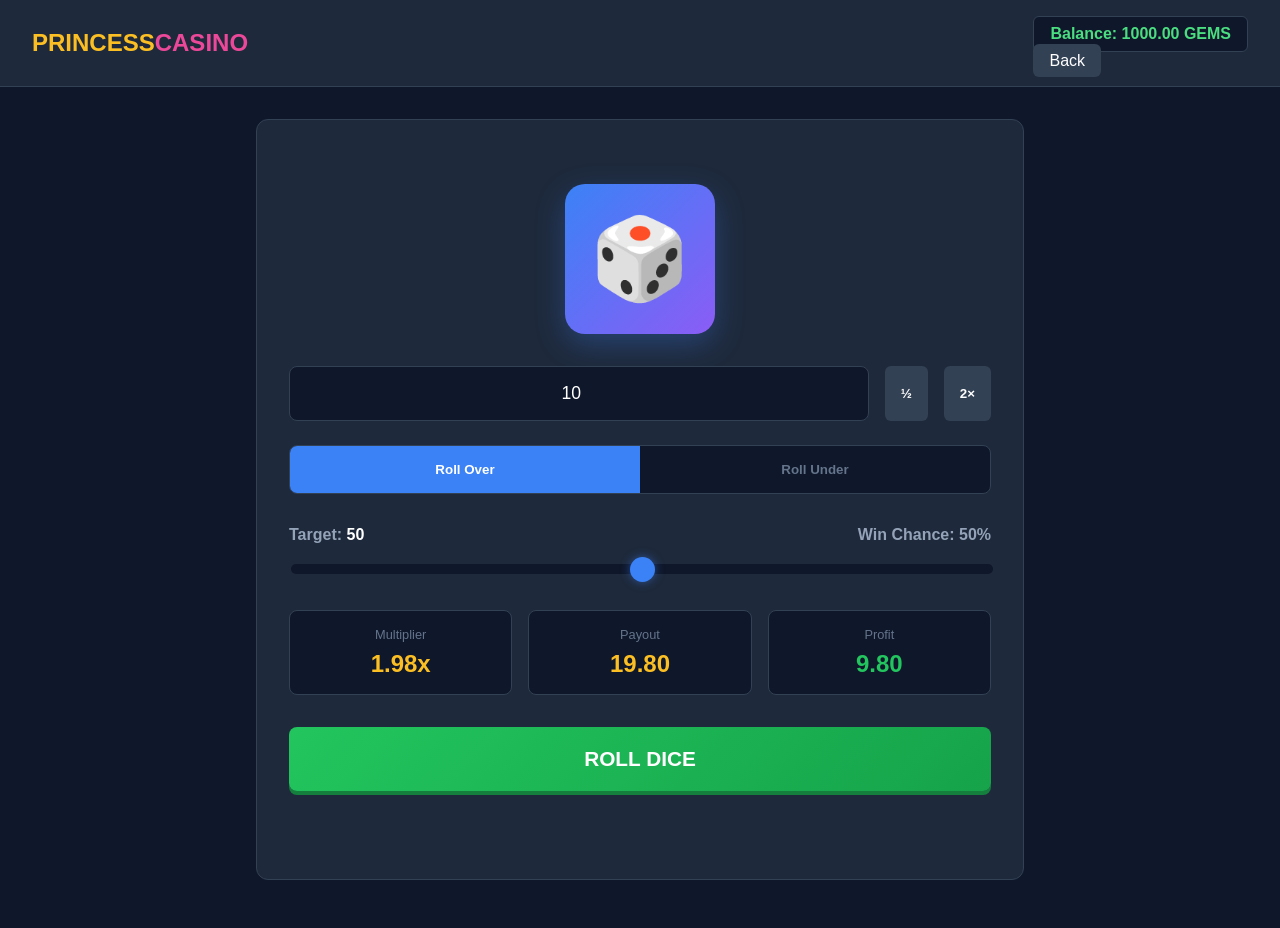
<file: dice.html>
<!DOCTYPE html>
<html lang="en">
<head>
  <meta charset="UTF-8">
  <meta name="viewport" content="width=device-width, initial-scale=1.0">
  <title>Dice | Princess Casino</title>
  <style>
    body { font-family: 'Inter', sans-serif; background-color: #0f172a; color: #ffffff; margin: 0; padding: 0; display: flex; flex-direction: column; min-height: 100vh; }
    .header { display: flex; justify-content: space-between; align-items: center; padding: 1rem 2rem; background: #1e293b; border-bottom: 1px solid #334155; }
    .logo { font-size: 1.5rem; font-weight: 700; color: #fbbf24; } .logo span { color: #ec4899; }
    .balance-box { background: #0f172a; border: 1px solid #334155; padding: 0.5rem 1rem; border-radius: 6px; color: #4ade80; font-weight: bold; }
    .btn-back { background: #334155; color: white; text-decoration: none; padding: 0.5rem 1rem; border-radius: 6px; }
    
    .game-container { max-width: 800px; margin: 2rem auto; padding: 0 1rem; width: 100%; box-sizing: border-box; }
    .panel { background: #1e293b; padding: 2rem; border-radius: 12px; border: 1px solid #334155; margin-bottom: 1rem; }
    
    .dice-display { width: 150px; height: 150px; margin: 2rem auto; background: linear-gradient(135deg, #3b82f6, #8b5cf6); border-radius: 20px; display: flex; align-items: center; justify-content: center; font-size: 5rem; box-shadow: 0 10px 30px rgba(59, 130, 246, 0.3); transition: transform 0.3s; }
    .dice-display.rolling { animation: roll 0.5s ease-in-out; }
    @keyframes roll { 0% { transform: rotate(0deg) scale(1); } 50% { transform: rotate(720deg) scale(1.2); } 100% { transform: rotate(0deg) scale(1); } }
    
    .slider-container { margin: 2rem 0; }
    .slider-label { display: flex; justify-content: space-between; margin-bottom: 1rem; color: #94a3b8; font-weight: 600; }
    input[type=range] { width: 100%; height: 10px; background: #0f172a; border-radius: 5px; outline: none; -webkit-appearance: none; }
    input[type=range]::-webkit-slider-thumb { -webkit-appearance: none; width: 25px; height: 25px; background: #3b82f6; border-radius: 50%; cursor: pointer; box-shadow: 0 0 10px rgba(59, 130, 246, 0.5); }
    
    .stats-grid { display: grid; grid-template-columns: repeat(3, 1fr); gap: 1rem; margin: 2rem 0; }
    .stat-box { background: #0f172a; padding: 1rem; border-radius: 8px; text-align: center; border: 1px solid #334155; }
    .stat-label { font-size: 0.8rem; color: #64748b; margin-bottom: 0.5rem; }
    .stat-value { font-size: 1.5rem; font-weight: 800; color: #fbbf24; }
    
    .toggle-group { display: flex; background: #0f172a; border-radius: 8px; overflow: hidden; margin-bottom: 1.5rem; border: 1px solid #334155; }
    .toggle-btn { flex: 1; padding: 1rem; background: transparent; border: none; color: #64748b; font-weight: 600; cursor: pointer; transition: all 0.2s; }
    .toggle-btn.active { background: #3b82f6; color: white; }
    
    .btn-roll { width: 100%; padding: 1.25rem; background: linear-gradient(135deg, #22c55e, #16a34a); border: none; border-radius: 8px; color: white; font-size: 1.3rem; font-weight: 800; cursor: pointer; text-transform: uppercase; box-shadow: 0 4px 0 #15803d; transition: all 0.1s; }
    .btn-roll:active { transform: translateY(4px); box-shadow: none; }
    .btn-roll:disabled { background: #475569; color: #94a3b8; box-shadow: none; cursor: not-allowed; transform: none; }
    
    .result-display { text-align: center; margin-top: 1.5rem; font-size: 1.5rem; font-weight: 700; min-height: 2rem; }
    .win { color: #22c55e; text-shadow: 0 0 20px rgba(34, 197, 94, 0.5); }
    .lose { color: #ef4444; }
    
    .bet-controls { display: flex; gap: 1rem; margin-bottom: 1.5rem; }
    .bet-input { flex: 1; background: #0f172a; border: 1px solid #334155; color: white; padding: 1rem; border-radius: 8px; font-size: 1.1rem; text-align: center; }
    .quick-bet { background: #334155; border: none; color: white; padding: 0 1rem; border-radius: 6px; cursor: pointer; font-weight: bold; }
    .quick-bet:hover { background: #475569; }
  </style>
</head>
<body>
  <header class="header">
    <div class="logo">PRINCESS<span>CASINO</span></div>
    <div class="header-right">
      <div class="balance-box">Balance: <span id="balance">1000.00</span> GEMS</div>
      <a href="index.html" class="btn-back">Back</a>
    </div>
  </header>

  <main class="game-container">
    <div class="panel">
      <div class="dice-display" id="diceDisplay">🎲</div>
      
      <div class="bet-controls">
        <input type="number" class="bet-input" id="betAmount" value="10" min="1">
        <button class="quick-bet" onclick="adjustBet(0.5)">½</button>
        <button class="quick-bet" onclick="adjustBet(2)">2×</button>
      </div>

      <div class="toggle-group">
        <button class="toggle-btn active" id="btnOver" onclick="setMode('over')">Roll Over</button>
        <button class="toggle-btn" id="btnUnder" onclick="setMode('under')">Roll Under</button>
      </div>

      <div class="slider-container">
        <div class="slider-label">
          <span>Target: <span id="targetVal" style="color: white; font-weight: bold;">50</span></span>
          <span id="winChance">Win Chance: 50%</span>
        </div>
        <input type="range" id="targetSlider" min="2" max="98" value="50" step="1" oninput="updateStats()">
      </div>

      <div class="stats-grid">
        <div class="stat-box">
          <div class="stat-label">Multiplier</div>
          <div class="stat-value" id="multiplierVal">1.98x</div>
        </div>
        <div class="stat-box">
          <div class="stat-label">Payout</div>
          <div class="stat-value" id="payoutVal">19.80</div>
        </div>
        <div class="stat-box">
          <div class="stat-label">Profit</div>
          <div class="stat-value" id="profitVal" style="color: #22c55e;">9.80</div>
        </div>
      </div>

      <button class="btn-roll" id="rollBtn" onclick="rollDice()">Roll Dice</button>
      <div class="result-display" id="resultText"></div>
    </div>
  </main>

  <script>
    const audioCtx = new (window.AudioContext || window.webkitAudioContext)();
    function playSound(type) {
      if (audioCtx.state === 'suspended') audioCtx.resume();
      const osc = audioCtx.createOscillator();
      const gain = audioCtx.createGain();
      osc.connect(gain); gain.connect(audioCtx.destination);
      if (type === 'click') { osc.type = 'sine'; osc.frequency.setValueAtTime(800, audioCtx.currentTime); gain.gain.setValueAtTime(0.1, audioCtx.currentTime); gain.gain.exponentialRampToValueAtTime(0.001, audioCtx.currentTime + 0.1); osc.start(); osc.stop(audioCtx.currentTime + 0.1); }
      else if (type === 'win') { osc.type = 'triangle'; osc.frequency.setValueAtTime(523.25, audioCtx.currentTime); osc.frequency.setValueAtTime(659.25, audioCtx.currentTime + 0.1); osc.frequency.setValueAtTime(783.99, audioCtx.currentTime + 0.2); gain.gain.setValueAtTime(0.2, audioCtx.currentTime); gain.gain.exponentialRampToValueAtTime(0.001, audioCtx.currentTime + 0.4); osc.start(); osc.stop(audioCtx.currentTime + 0.4); }
      else if (type === 'lose') { osc.type = 'sawtooth'; osc.frequency.setValueAtTime(200, audioCtx.currentTime); osc.frequency.exponentialRampToValueAtTime(100, audioCtx.currentTime + 0.3); gain.gain.setValueAtTime(0.15, audioCtx.currentTime); gain.gain.exponentialRampToValueAtTime(0.001, audioCtx.currentTime + 0.3); osc.start(); osc.stop(audioCtx.currentTime + 0.3); }
    }

    let balance = parseFloat(localStorage.getItem('princessBalance')) || 1000.00;
    document.getElementById('balance').innerText = balance.toFixed(2);
    function saveBalance() { localStorage.setItem('princessBalance', balance.toFixed(2)); document.getElementById('balance').innerText = balance.toFixed(2); }

    let mode = 'over';
    const diceEmojis = ['', '⚁', '', '⚃', '⚄', '⚅'];

    function adjustBet(factor) {
      playSound('click');
      const input = document.getElementById('betAmount');
      input.value = Math.max(1, Math.floor(parseFloat(input.value) * factor));
      updateStats();
    }

    function setMode(newMode) {
      playSound('click');
      mode = newMode;
      document.getElementById('btnOver').className = mode === 'over' ? 'toggle-btn active' : 'toggle-btn';
      document.getElementById('btnUnder').className = mode === 'under' ? 'toggle-btn active' : 'toggle-btn';
      updateStats();
    }

    function updateStats() {
      const target = parseInt(document.getElementById('targetSlider').value);
      const bet = parseFloat(document.getElementById('betAmount').value) || 0;
      
      document.getElementById('targetVal').innerText = target;
      
      let chance = mode === 'over' ? (100 - target) : target;
      let multiplier = 99 / chance;
      let payout = bet * multiplier;
      let profit = payout - bet;
      
      document.getElementById('multiplierVal').innerText = multiplier.toFixed(2) + 'x';
      document.getElementById('payoutVal').innerText = payout.toFixed(2);
      document.getElementById('profitVal').innerText = profit.toFixed(2);
      document.getElementById('winChance').innerText = `Win Chance: ${chance}%`;
    }

    function rollDice() {
      const bet = parseFloat(document.getElementById('betAmount').value);
      const target = parseInt(document.getElementById('targetSlider').value);
      
      if (bet > balance || bet <= 0) {
        document.getElementById('resultText').innerText = "Invalid bet!";
        document.getElementById('resultText').className = "result-display lose";
        return;
      }

      playSound('click');
      balance -= bet;
      saveBalance();
      
      const btn = document.getElementById('rollBtn');
      const dice = document.getElementById('diceDisplay');
      const resultText = document.getElementById('resultText');
      
      btn.disabled = true;
      dice.classList.add('rolling');
      resultText.innerText = "Rolling...";
      resultText.className = "result-display";
      
      // Animate dice
      let rolls = 0;
      const rollInterval = setInterval(() => {
        dice.innerText = diceEmojis[Math.floor(Math.random() * 6)];
        rolls++;
        if (rolls > 10) {
          clearInterval(rollInterval);
          finishRoll(bet, target);
        }
      }, 100);
    }

    function finishRoll(bet, target) {
      const roll = Math.floor(Math.random() * 100) + 1; // 1-100
      const diceNum = Math.floor((roll - 1) / 16.66); // Convert to 0-5 for dice emoji
      const dice = document.getElementById('diceDisplay');
      dice.classList.remove('rolling');
      dice.innerText = diceEmojis[diceNum];
      
      const chance = mode === 'over' ? (100 - target) : target;
      const multiplier = 99 / chance;
      
      let won = false;
      if (mode === 'over' && roll > target) won = true;
      if (mode === 'under' && roll < target) won = true;
      
      const resultText = document.getElementById('resultText');
      const btn = document.getElementById('rollBtn');
      
      if (won) {
        const winAmount = bet * multiplier;
        balance += winAmount;
        saveBalance();
</file>
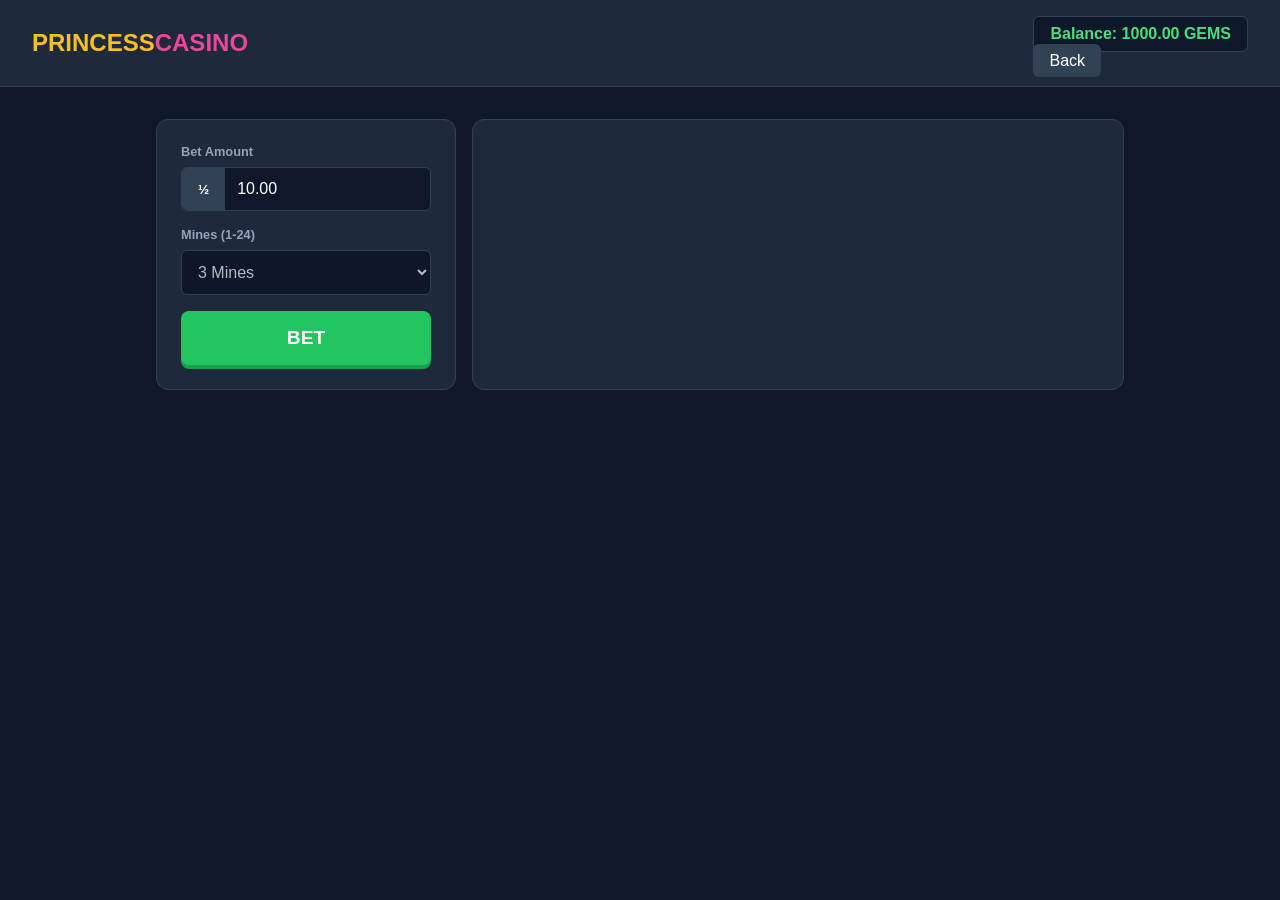
<file: mines.html>
<!DOCTYPE html>
<html lang="en">
<head>
  <meta charset="UTF-8">
  <meta name="viewport" content="width=device-width, initial-scale=1.0">
  <title>Mines | Princess Casino</title>
  <style>
    /* --- STAKE-INSPIRED DARK THEME --- */
    body { font-family: 'Inter', sans-serif; background-color: #0f172a; color: #ffffff; margin: 0; padding: 0; display: flex; flex-direction: column; min-height: 100vh; }
    .header { display: flex; justify-content: space-between; align-items: center; padding: 1rem 2rem; background: #1e293b; border-bottom: 1px solid #334155; }
    .logo { font-size: 1.5rem; font-weight: 700; color: #fbbf24; } .logo span { color: #ec4899; }
    .balance-box { background: #0f172a; border: 1px solid #334155; padding: 0.5rem 1rem; border-radius: 6px; color: #4ade80; font-weight: bold; }
    .btn-back { background: #334155; color: white; text-decoration: none; padding: 0.5rem 1rem; border-radius: 6px; }

    .game-container { max-width: 1000px; margin: 2rem auto; padding: 0 1rem; display: grid; grid-template-columns: 300px 1fr; gap: 1rem; width: 100%; box-sizing: border-box; }
    
    /* --- CONTROLS (LEFT SIDE) --- */
    .controls-panel { background: #1e293b; padding: 1.5rem; border-radius: 12px; border: 1px solid #334155; display: flex; flex-direction: column; gap: 1rem; }
    .input-group { display: flex; flex-direction: column; gap: 0.5rem; }
    .input-group label { font-size: 0.8rem; color: #94a3b8; font-weight: 600; }
    .input-wrapper { display: flex; background: #0f172a; border: 1px solid #334155; border-radius: 6px; overflow: hidden; }
    .input-wrapper input, .input-wrapper select { flex: 1; background: transparent; border: none; color: white; padding: 0.75rem; font-size: 1rem; outline: none; }
    .input-wrapper button { background: #334155; border: none; color: white; padding: 0 1rem; cursor: pointer; font-weight: bold; }
    .input-wrapper button:hover { background: #475569; }
    
    .btn-bet { width: 100%; padding: 1rem; border: none; border-radius: 8px; font-size: 1.2rem; font-weight: 800; cursor: pointer; transition: all 0.2s; text-transform: uppercase; }
    .btn-bet.green { background: #22c55e; color: white; box-shadow: 0 4px 0 #16a34a; }
    .btn-bet.green:active { transform: translateY(4px); box-shadow: none; }
    .btn-bet.orange { background: #f97316; color: white; box-shadow: 0 4px 0 #c2410c; }
    .btn-bet.orange:active { transform: translateY(4px); box-shadow: none; }
    .btn-bet:disabled { background: #475569; color: #94a3b8; box-shadow: none; cursor: not-allowed; transform: none; }

    /* --- GAME GRID (RIGHT SIDE) --- */
    .grid-panel { background: #1e293b; border-radius: 12px; border: 1px solid #334155; padding: 2rem; display: flex; flex-direction: column; align-items: center; justify-content: center; }
    .grid { display: grid; grid-template-columns: repeat(5, 1fr); gap: 10px; width: 100%; max-width: 450px; }
    
    .tile { 
      aspect-ratio: 1; 
      background: linear-gradient(145deg, #2a3b55, #1e293b); 
      border-radius: 8px; 
      cursor: pointer; 
      display: flex; 
      align-items: center; 
      justify-content: center; 
      font-size: 2.5rem; 
      transition: all 0.2s ease; 
      box-shadow: 0 4px 0 #0f172a;
      border: 1px solid #334155;
    }
    .tile:hover:not(.revealed) { transform: translateY(-2px); background: linear-gradient(145deg, #334155, #2a3b55); }
    .tile:active:not(.revealed) { transform: translateY(2px); box-shadow: none; }
    
    .tile.revealed { cursor: default; transform: scale(0.95); box-shadow: none; }
    .tile.gem { background: linear-gradient(145deg, #16a34a, #15803d); border-color: #22c55e; box-shadow: 0 0 15px rgba(34, 197, 94, 0.4); animation: pop 0.3s ease; }
    .tile.mine { background: linear-gradient(145deg, #dc2626, #b91c1c); border-color: #ef4444; box-shadow: 0 0 15px rgba(239, 68, 68, 0.4); animation: shake 0.4s ease; }
    .tile.disabled { opacity: 0.5; cursor: not-allowed; }

    @keyframes pop { 0% { transform: scale(0.5); } 50% { transform: scale(1.1); } 100% { transform: scale(0.95); } }
    @keyframes shake { 0%, 100% { transform: translateX(0); } 25% { transform: translateX(-5px); } 75% { transform: translateX(5px); } }

    .status-bar { margin-top: 1.5rem; font-size: 1.2rem; font-weight: 700; min-height: 1.5rem; text-align: center; }
    .status-bar.win { color: #22c55e; }
    .status-bar.lose { color: #ef4444; }

    @media (max-width: 768px) {
      .game-container { grid-template-columns: 1fr; }
      .controls-panel { order: 2; }
      .grid-panel { order: 1; padding: 1rem; }
    }
  </style>
</head>
<body>

  <header class="header">
    <div class="logo">PRINCESS<span>CASINO</span></div>
    <div class="header-right">
      <div class="balance-box">Balance: <span id="balance">1000.00</span> GEMS</div>
      <a href="index.html" class="btn-back">Back</a>
    </div>
  </header>

  <main class="game-container">
    <!-- Left Panel: Controls -->
    <div class="controls-panel">
      <div class="input-group">
        <label>Bet Amount</label>
        <div class="input-wrapper">
          <button onclick="adjustBet(0.5)">½</button>
          <input type="number" id="betAmount" value="10.00" min="1" step="1">
          <button onclick="adjustBet(2)">2×</button>
        </div>
      </div>
      
      <div class="input-group">
        <label>Mines (1-24)</label>
        <div class="input-wrapper">
          <select id="mineCount" disabled>
            <option value="1">1 Mine</option>
            <option value="3" selected>3 Mines</option>
            <option value="5">5 Mines</option>
            <option value="10">10 Mines</option>
            <option value="20">20 Mines</option>
          </select>
        </div>
      </div>

      <button class="btn-bet green" id="actionBtn" onclick="handleAction()">Bet</button>
    </div>

    <!-- Right Panel: Grid -->
    <div class="grid-panel">
      <div class="grid" id="grid"></div>
      <div class="status-bar" id="status"></div>
    </div>
  </main>

  <script>
    // --- SOUND & BALANCE SYSTEM ---
    const audioCtx = new (window.AudioContext || window.webkitAudioContext)();
    function playSound(type) {
      if (audioCtx.state === 'suspended') audioCtx.resume();
      const osc = audioCtx.createOscillator();
      const gain = audioCtx.createGain();
      osc.connect(gain); gain.connect(audioCtx.destination);
      if (type === 'click') { osc.type = 'sine'; osc.frequency.setValueAtTime(800, audioCtx.currentTime); gain.gain.setValueAtTime(0.1, audioCtx.currentTime); gain.gain.exponentialRampToValueAtTime(0.001,
</file>
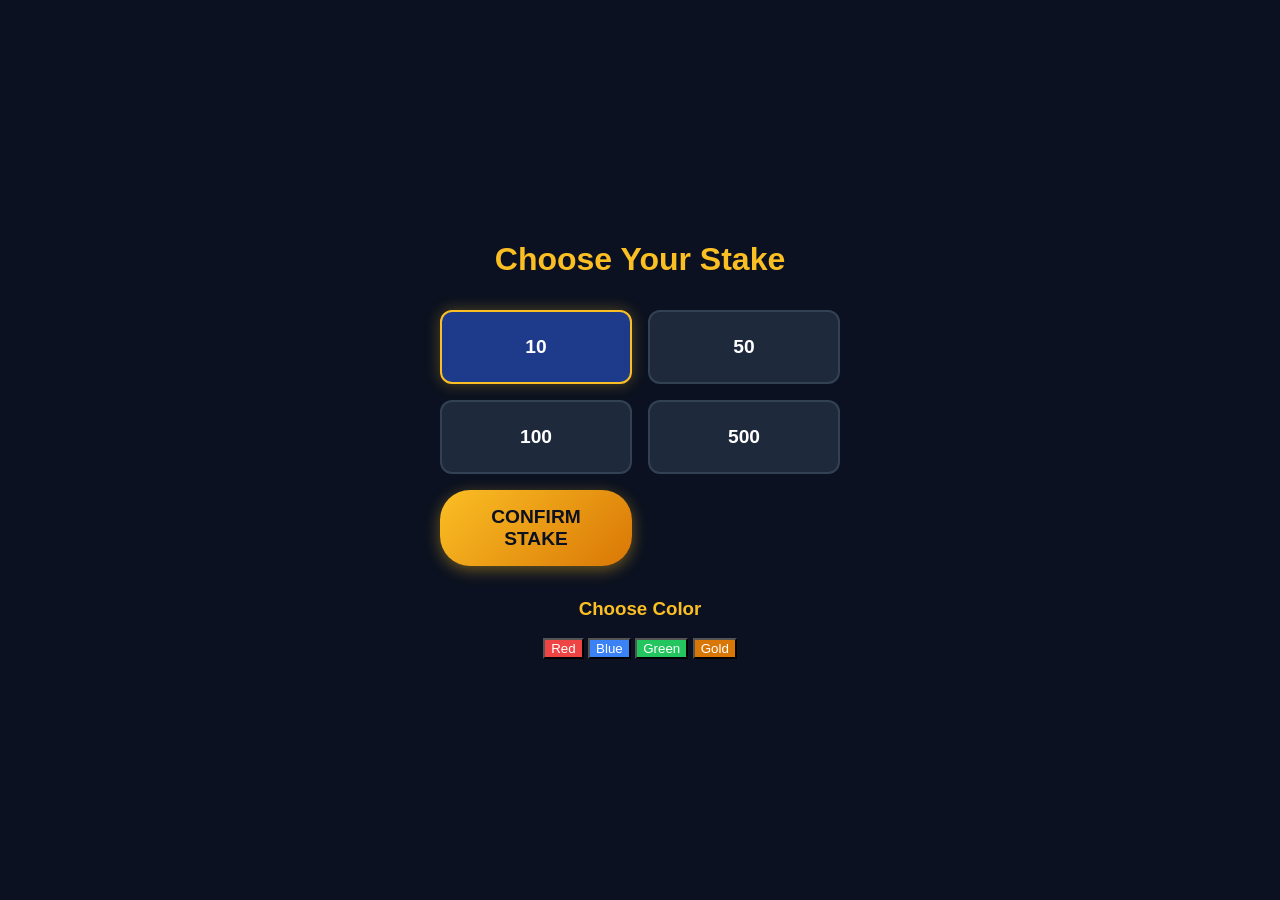
<file: royalduel.html>
<!DOCTYPE html>
<html lang="en">
<head>
  <meta charset="UTF-8">
  <meta name="viewport" content="width=device-width, initial-scale=1.0">
  <title>Royal Duel</title>
  <style>
    body { font-family: 'Inter', sans-serif; background-color: #0b1120; color: #ffffff; margin: 0; padding: 0; display: flex; flex-direction: column; min-height: 100vh; user-select: none; }
    
    /* --- SCREENS --- */
    .screen { display: none; flex: 1; flex-direction: column; }
    .screen.active { display: flex; }

    /* --- BETTING SCREEN --- */
    .bet-screen { align-items: center; justify-content: center; padding: 2rem; text-align: center; }
    .bet-title { font-size: 2rem; color: #fbbf24; margin-bottom: 2rem; font-weight: 800; }
    .stake-grid { display: grid; grid-template-columns: 1fr 1fr; gap: 1rem; width: 100%; max-width: 400px; margin-bottom: 2rem; }
    .stake-btn { background: #1e293b; border: 2px solid #334155; padding: 1.5rem; border-radius: 12px; color: white; font-size: 1.2rem; font-weight: bold; cursor: pointer; transition: all 0.2s; }
    .stake-btn.selected { border-color: #fbbf24; background: #1e3a8a; box-shadow: 0 0 15px rgba(251, 191, 36, 0.3); }
    .stake-btn:disabled { opacity: 0.5; cursor: not-allowed; }
    .confirm-btn { background: linear-gradient(135deg, #fbbf24, #d97706); color: #0b1120; border: none; padding: 1rem 3rem; border-radius: 30px; font-size: 1.2rem; font-weight: 800; cursor: pointer; width: 100%; max-width: 400px; box-shadow: 0 4px 15px rgba(251, 191, 36, 0.4); }

    /* --- GAME BOARD --- */
    .header { display: flex; justify-content: space-between; align-items: center; padding: 1rem; background: #0f172a; border-bottom: 1px solid #1e293b; }
    .balance { color: #fbbf24; font-weight: bold; }
    .btn-back { background: #1e293b; color: white; padding: 0.5rem 1rem; border-radius: 6px; text-decoration: none; font-size: 0.9rem; }

    .game-area { flex: 1; display: flex; flex-direction: column; align-items: center; justify-content: space-between; padding: 1rem; position: relative; }
    
    .opponent-info { text-align: center; margin-bottom: 1rem; }
    .opponent-name { font-weight: bold; color: #94a3b8; }
    .opponent-hand { display: flex; justify-content: center; height: 60px; }
    .card-back { width: 40px; height: 60px; background: linear-gradient(135deg, #1e3a8a, #172554); border: 2px solid #fbbf24; border-radius: 6px; margin-left: -15px; display: flex; align-items: center; justify-content: center; font-size: 1.2rem; box-shadow: 0 2px 5px rgba(0,0,0,0.5); }
    .card-back:first-child { margin-left: 0; }

    .center-table { display: flex; gap: 2rem; align-items: center; margin: 1 = ['red', 'blue', 'green', 'goldrem 0; }
    .pile { width: 60px; height: 90px; border-radius: 8px; display: flex; align-items: center; justify-content: center; font-weight: bold; position: relative; }
    .draw-pile { background: #1e3a8a; border: 2px solid #fbbf24; cursor: pointer; }
    .discard-pile { border: 2px solid #334155; font-size: 2rem; }
    
    .turn-indicator { background: #fbbf24; color: #0b1120; padding: 0.3rem 1rem; border-radius: 15px; font-weight: 800; font-size: 0.9rem; margin-bottom: 0.5rem; }

    .player-hand { display: flex; justify-content: center; gap: 5px; flex-wrap: wrap; padding-bottom: 1rem; min-height: 100px; }
    .player-card { 
      width: 60px; height: 90px; background: white; border-radius: 8px; 
      display: flex; flex-direction: column; align-items: center; justify-content: center; 
      font-weight: bold; font-size: 1.5rem; cursor: pointer; 
      box-shadow: 0 4px 8px rgba(0,0,0,0.3); transition: transform 0.2s; position: relative;
    }
    .player-card:hover { transform: translateY(-10px); }
    .player-card.playable { box-shadow: 0 0 15px rgba(251, 191, 36, 0.8); border: 2px solid #fbbf24; }
    .color-red { color: #ef4444; } .color-blue { color: #3b82f6; } .color-green { color: #22c55e; } .color-gold { color: #d97706; background: #fef3c7; }

    /* --- ANIMATIONS --- */
    @keyframes dealCard { 0% { transform: translateY(-50px) scale(0.5); opacity: 0; } 100% { transform: translateY(0) scale(1); opacity: 1; } }
    .anim-deal { animation: dealCard 0.4s ease-out forwards; }
    
    @keyframes shake { 0%, 100% { transform: translateX(0); } 25% { transform: translateX(-5px); } 75% { transform: translateX(5px); } }
    .anim-shake { animation: shake 0.3s ease-in-out; }

    /* --- MODAL (Color Picker) --- */
    .modal { display: none; position: fixed; top: 0; left: 0; width: 100%; height: 100%; background: rgba(0,0,0,0.8); align-items: center; justify-content: center; z-index: 100; }
    .modal.active { display: flex; }
    .modal-content { background: #1e293b; padding: 2rem; border-radius: 12px; text-align: center; border: 2px solid #fbbf24; }
    .color-grid { display: grid; grid-template-columns: 1fr 1fr; gap: 1rem; margin-top: 1rem; }
    .color-btn { padding: 1rem; border: none; border-radius: 8px; font-weight: bold; cursor: pointer; font-size: 1rem; }
  </style>
</head>
<body>

  <!-- BETTING SCREEN -->
  <div id="betScreen" class="screen active bet-screen">
    <div class="bet-title">Choose Your Stake</div>
    <div class="stake-grid">
      <button class="stake-btn selected" onclick="selectStake(10, this)">10</button>
      <button class="stake-btn" onclick="selectStake(50, this)">50</button>
      <button class="stake-btn" onclick="selectStake(100, this)">100</button>
      <button class="stake-btn" onclick="selectStake(500, this)">500</button>
    </div'];
    const values = ['1', '2',>
    <button class="confirm-btn" onclick="startGame()">CONFIRM STAKE</button>
  </div>

  <!-- GAME SCREEN -->
  <div id="gameScreen" class="screen">
    <header class="header">
      <a href="index.html" class="btn-back">← Back</a>
      <div class="balance">🪙 <span id="balanceDisplay">1000</span></div>
    </header>

    <main class="game-area">
      <div class="opponent-info">
        <div class="opponent-name">👑 Royal Rival (<span id="oppCardCount">7</span>)</div>
        <div class="opponent-hand" id="opponentHand"></div>
      </div>

      <div style="text-align: center;">
        <div class="turn-indicator" id="turnIndicator">Your Turn</div>
        <div class="center-table">
          <div class="pile draw-pile" onclick="drawCard()">👑</div>
          <div class="pile discard-pile" id="discardPile"></div>
        </div>
        <div style="color: #94a3b8; font-size: 0.8rem;">Current Color: <span id="currentColor" style="color: #22c55e;">Green</span></div>
      </div>

      <div class="player-hand" id="playerHand"></div>
    </main>
  </div>

  <!-- COLOR PICKER MODAL -->
  <div id="colorModal" class="modal">
    <div class="modal-content">
      <h3 style="color: #fbbf24; margin-top: 0;">Choose Color</h3>
      <div class="color-grid">
        <button class="color-btn" style="background: #ef4444; color: white;" onclick="pickColor('red')">Red</button>
        <button class="color-btn" style="background: #3b82f6; color: white;" onclick="pickColor('blue')">Blue</button>
        <button class="color-btn" style="background: #22c55e; color: white;" onclick="pickColor('green')">Green</button>
        <button class="color-btn" style="background: #d97706; color: white;" onclick="pickColor('gold')">Gold</button>
      </div>
    </div>
  </div>

  <script>
    // --- SOUND SYSTEM ---
    const audioCtx = new (window.AudioContext || window.webkitAudioContext)();
    function playSound(type) {
      if (audioCtx.state === 'suspended') audioCtx.resume();
      const osc = audioCtx.createOscillator();
      const gain = audioCtx.createGain();
      osc.connect(gain); gain.connect(audioCtx.destination);
      if (type === 'deal') { osc.type = 'sine'; osc.frequency.setValueAtTime(800, audioCtx.currentTime); osc.frequency.exponentialRampToValueAtTime(400, audioCtx.currentTime + 0.1); gain.gain.setValueAtTime(0.2, audioCtx.currentTime); gain.gain.exponentialRampToValueAtTime(0.01, audioCtx.currentTime + 0.1); osc.start(); osc.stop(audioCtx.currentTime + 0.1); }
      else if (type === 'play') { osc.type = 'triangle'; osc.frequency.setValueAtTime(600, audioCtx.currentTime); osc.frequency.exponentialRampToValueAtTime(300, audioCtx.currentTime + 0.15); gain.gain.setValueAtTime(0.2, audioCtx.currentTime); gain.gain.exponentialRampToValueAtTime(0.01, audioCtx.currentTime + 0.15); osc.start(); osc.stop(audioCtx.currentTime + 0.15); }
      else if (type === 'draw') { osc.type = 'sine'; osc.frequency.setValueAtTime(1000, audioCtx.currentTime); gain.gain.setValueAtTime(0.1, audioCtx.currentTime); gain.gain.exponentialRampToValueAtTime(0.01, audioCtx.currentTime + 0.08); osc.start(); osc.stop(audioCtx.currentTime + 0.08); }
      else if (type === 'win') { [523, 659, 783].forEach((f, i) => { setTimeout(() => { const o = audioCtx.createOscillator(); const g = audioCtx.createGain(); o.connect(g); g.connect(audioCtx.destination); o.type = 'triangle'; o.frequency.value = f; g.gain.setValueAtTime(0.2, audioCtx.currentTime); g.gain.exponentialRampToValueAtTime(0.01, audioCtx.currentTime + 0.5); o.start(); o.stop(audioCtx.currentTime + 0.5); }, i * 100); }); }
      else if (type === 'error') { osc.type = 'sawtooth'; osc.frequency.setValueAtTime(150, audioCtx.currentTime); osc.frequency.exponentialRampToValueAtTime(100, audioCtx.currentTime + 0.2); gain.gain.setValueAtTime(0.2, audioCtx.currentTime); gain.gain.exponentialRampToValueAtTime(0.01, audioCtx.currentTime + 0.2); osc.start(); osc.stop(audioCtx.currentTime + 0.2); }
    }

    // --- GAME LOGIC ---
    let balance = 1000;
    let currentStake = 10;
    let deck = [], playerHand = [], opponentHand = [], discardPile = [];
    let currentColor = 'green';
    let isPlayerTurn = true;
    let pendingWildCard = null;

    const colors = ['red', 'blue', 'green', 'gold'];
    const values = ['1', '2', '3', '4', '5', '6', '3', '4', '5', '6', '7', '8', '9', 'W '7', '8', '9', 'W']; // W = Wild

    function select']; // W = Wild

    function selectStake(amount, btn) {
      playStake(amount, btn) {
      playSound('deal');
      if (amountSound('deal');
      if (amount > balance) return;
      currentSt > balance) return;
      currentStake = amount;
      document.querySelectorAll('.stake-btnake = amount;
      document.querySelectorAll('.stake-btn').forEach(b => b.classList.remove('selected'));
     ').forEach(b => b.classList.remove('selected'));
      btn.classList.add('selected');
    }

    function btn.classList.add('selected');
    }

    function startGame() {
      if (currentStake > startGame() {
      if (currentStake > balance) { playSound('error'); return; } balance) { playSound('error'); return; }
      balance -= currentStake;
      document.getElementById
      balance -= currentStake;
      document.getElementById('balanceDisplay').innerText = balance;
      
('balanceDisplay').innerText = balance;
      
      document.getElementById('betScreen').classList.remove('active');      document.getElementById('betScreen').classList.remove('active');
      document.getElementById('gameScreen').classList.add('active
      document.getElementById('gameScreen').classList.add('active');
      
      createDeck();
     ');
      
      createDeck();
      playerHand = deck.splice(0, 7);
 playerHand = deck.splice(0, 7);
      opponentHand = deck.splice(0, 7);      opponentHand = deck.splice(0, 7);
      discardPile = [deck.pop()
      discardPile = [deck.pop()];
      currentColor = discardPile[0].];
      currentColor = discardPile[0].color;
      
      playSound('deal');color;
      
      playSound('deal');
      renderGame();
    }

    function
      renderGame();
    }

    function createDeck() {
      deck = [];
      for createDeck() {
      deck = [];
      for (let c of colors) for (let v of (let c of colors) for (let v of values) deck.push({ color: c, value values) deck.push({ color: c, value: v });
      deck.sort(() => Math.random(): v });
      deck.sort(() => Math.random() - 0.5);
    }

    function - 0.5);
    }

    function renderGame() {
      document.getElementById('oppCard renderGame() {
      document.getElementById('oppCardCount').innerText = opponentHand.length;
     Count').innerText = opponentHand.length;
      document.getElementById('opponentHand').innerHTML = opponent document.getElementById('opponentHand').innerHTML = opponentHand.map(() => '<div class="card-back">Hand.map(() => '<div class="card-back">👑</div>').join('');
      
     👑</div>').join('');
      
      const topCard = discardPile[discardPile const topCard = discardPile[discardPile.length - 1];
      const discardEl = document.length - 1];
      const discardEl = document.getElementById('discardPile');
      discardEl.innerText.getElementById('discardPile');
      discardEl.innerText = topCard.value === 'W' ? ' = topCard.value === 'W' ? '' : topCard.value;
      discardEl.className' : topCard.value;
      discardEl.className = `pile discard-pile color-${currentColor = `pile discard-pile color-${currentColor}`;
      document.getElementById('currentColor').innerText = current}`;
      document.getElementById('currentColor').innerText = currentColor.charAt(0).toUpperCase() + currentColor.sliceColor.charAt(0).toUpperCase() + currentColor.slice(1);
      document.getElementById('currentColor').style.color(1);
      document.getElementById('currentColor').style.color = currentColor === 'gold' ? '#fbbf = currentColor === 'gold' ? '#fbbf24' : currentColor;

      document.getElementById('24' : currentColor;

      document.getElementById('turnIndicator').innerText = isPlayerTurn ? "turnIndicator').innerText = isPlayerTurn ? "Your Turn" : "Opponent's Turn";
     Your Turn" : "Opponent's Turn";
      document.getElementById('turnIndicator').style.background = isPlayerTurn document.getElementById('turnIndicator').style.background = isPlayerTurn ? '#fbbf24' : '#9 ? '#fbbf24' : '#94a3b8';

      const playerEl4a3b8';

      const playerEl = document.getElementById('playerHand');
      playerEl.innerHTML = document.getElementById('playerHand');
      playerEl.innerHTML = '';
      playerHand.forEach((card, i) = '';
      playerHand.forEach((card, i) => {
        const el = document.createElement(' => {
        const el = document.createElement('div');
        el.className = `player-card colordiv');
        el.className = `player-card color-${card.color} anim-deal`;
-${card.color} anim-deal`;
        el.innerText = card.value === 'W'        el.innerText = card.value === 'W' ? '👑' : card.value;
        ? '👑' : card.value;
        if (isPlayable(card)) el.classList.add('play if (isPlayable(card)) el.classList.add('playable');
        el.onclick = () => playCard(iable');
        el.onclick = () => playCard(i);
        playerEl.appendChild(el);
      });
);
        playerEl.appendChild(el);
      });
    }

    function isPlayable(card) {
         }

    function isPlayable(card) {
      const top = discardPile[discardPile.length const top = discardPile[discardPile.length - 1];
      return card.color === currentColor - 1];
      return card.color === currentColor || card.value === top.value || card.value === 'W || card.value === top.value || card.value === 'W';
    }

    function playCard(index';
    }

    function playCard(index) {
      if (!isPlayerTurn)) {
      if (!isPlayerTurn) return;
      const card = playerHand[index];
 return;
      const card = playerHand[index];
      if (!isPlayable(card)) { playSound('error      if (!isPlayable(card)) { playSound('error'); document.getElementById('playerHand').children[index].classList.add'); document.getElementById('playerHand').children[index].classList.add('anim-shake'); setTimeout(()=>document.getElementById('player('anim-shake'); setTimeout(()=>document.getElementById('playerHand').children[index].classList.remove('anim-shake'),Hand').children[index].classList.remove('anim-shake'), 300); return; }

 300); return; }

      if (card.value === 'W') {      if (card.value === 'W') {
        pendingWildCard = index;
        document
        pendingWildCard = index;
        document.getElementById('colorModal').classList.add('active');
     .getElementById('colorModal').classList.add('active');
      } else {
        executePlay(index, } else {
        executePlay(index, card.color);
      }
    }

    function card.color);
      }
    }

    function pickColor(color) {
      document.getElementById('colorModal pickColor(color) {
      document.getElementById('colorModal').classList.remove('active');
      executePlay(p').classList.remove('active');
      executePlay(pendingWildCard, color);
    }

    functionendingWildCard, color);
    }

    function executePlay(index, newColor) {
 executePlay(index, newColor) {
      playSound('play');
      const card      playSound('play');
      const card = playerHand.splice(index, 1)[0];
 = playerHand.splice(index, 1)[0];
      discardPile.push(card);
      currentColor =      discardPile.push(card);
      currentColor = newColor;
      
      if (player newColor;
      
      if (playerHand.length === 0) { endGame(true); returnHand.length === 0) { endGame(true); return; }
      
      isPlayerTurn = false;
; }
      
      isPlayerTurn = false;
      renderGame();
      setTimeout(opponentTurn,       renderGame();
      setTimeout(opponentTurn, 1000);
    }

    function draw1000);
    }

    function drawCard() {
      if (!isPlayerTurn || deckCard() {
      if (!isPlayerTurn || deck.length === 0) return;
      playSound('.length === 0) return;
      playSound('draw');
      playerHand.push(deck.pop());
     draw');
      playerHand.push(deck.pop());
      isPlayerTurn = false;
      renderGame();
 isPlayerTurn = false;
      renderGame();
      setTimeout(opponentTurn, 1000);      setTimeout(opponentTurn, 1000);
    }

    function opponentTurn() {
     
    }

    function opponentTurn() {
      if (playerHand.length === 0 || opponent if (playerHand.length === 0 || opponentHand.length === 0) return;
      let playableHand.length === 0) return;
      let playableIndex = opponentHand.findIndex(c => isPlayableIndex = opponentHand.findIndex(c => isPlayable(c));
      
      if (playableIndex !== -(c));
      
      if (playableIndex !== -1) {
        const card = opponentHand[play1) {
        const card = opponentHand[playableIndex];
        opponentHand.splice(playableableIndex];
        opponentHand.splice(playableIndex, 1);
        discardPile.push(cardIndex, 1);
        discardPile.push(card);
        if (card.value === 'W') current);
        if (card.value === 'W') currentColor = colors[Math.floor(Math.random() * Color = colors[Math.floor(Math.random() * 4)];
        else currentColor = card.color;
4)];
        else currentColor = card.color;
        playSound('play');
      } else if        playSound('play');
      } else if (deck.length > 0) {
        opponentHand (deck.length > 0) {
        opponentHand.push(deck.pop());
        playSound('draw');
.push(deck.pop());
        playSound('draw');
      }

      if (opponentHand.length ===      }

      if (opponentHand.length === 0) { endGame(false); return; }
 0) { endGame(false); return; }
      isPlayerTurn = true;
      renderGame();      isPlayerTurn = true;
      renderGame();
    }

    function endGame(w
    }

    function endGame(won) {
      if (won) {
       on) {
      if (won) {
        balance += currentStake * 2;
        play balance += currentStake * 2;
        playSound('win');
        alert(`Sound('win');
        alert(` ROYAL VICTORY! You won ROYAL VICTORY! You won ${currentStake} coins!`);
 ${currentStake} coins!`);
      } else {
        playSound('error');
      } else {
        playSound('error');
        alert(`Defeat! The Royal R        alert(`Defeat! The Royal Rival wins.`);
      }
      document.getElementByIdival wins.`);
      }
      document.getElementById('balanceDisplay').innerText = balance;
      document.getElementById('balanceDisplay').innerText = balance;
      document.getElementById('gameScreen').classList.remove('active');
      document('gameScreen').classList.remove('active');
      document.getElementById('betScreen').classList.add('active');
   .getElementById('betScreen').classList.add('active');
    }
  </script>
</body>
</ }
  </script>
</body>
</html>
</file>
<file: style.css>
/* Base Styles */
body {
  font-family: 'Inter', sans-serif;
  background-color: #0f172a;
  color: #ffffff;
  margin: 0;
  padding: 0;
  display: flex;
  flex-direction: column;
  min-height: 100vh;
}

/* Header Styles */
.header {
  display: flex;
  justify-content: space-between;
  align-items: center;
  padding: 1rem 2rem;
  background: linear-gradient(90deg, #1e1b4b, #312e81);
  border-bottom: 2px solid #fbbf24;
  box-shadow: 0 4px 15px rgba(0, 0, 0, 0.5);
}

.logo { 
  font-size: 1.8rem; 
  font-weight: 700; 
  color: #fbbf24;
  text-shadow: 0 0 10px rgba(251, 191, 36, 0.5);
}

.logo span { 
  color: #ec4899; 
}

.header-right { 
  display: flex; 
  align-items: center; 
  gap: 1rem; 
}

/* Balance Box */
.balance-box {
  background-color: #1e293b;
  border: 1px solid #fbbf24;
  padding: 0.5rem 1rem;
  border-radius: 8px;
  font-weight: 600;
  color: #4ade80;
}

.btn-reset { 
  background-color: #ef4444; 
  color: white; 
  border: none; 
  padding: 0.5rem 1rem; 
  border-radius: 6px; 
  font-weight: 500; 
  cursor: pointer;
}

/* Main Content */
.main { 
  flex: 1; 
  padding: 2rem; 
  max-width: 1200px; 
  margin: 0 auto; 
  width: 100%; 
  box-sizing: border-box; 
}

.hero { 
  text-align: center; 
  margin-bottom: 3rem; 
}

.hero h1 { 
  font-size: 2.5rem; 
  margin-bottom: 0.5rem; 
  color: #fbbf24; 
}

.hero p { 
  color: #94a3b8; 
  font-size: 1.125rem; 
}

/* Game Cards - THIS IS THE IMPORTANT PART */
.games-grid {
  display: grid;
  grid-template-columns: repeat(auto-fit, minmax(280px, 1fr));
  gap: 1.5rem;
  justify-content: center;
}

.game-card {
  background: linear-gradient(145deg, #1e293b, #0f172a);
  border: 2px solid #334155;
  border-radius: 16px;
  padding: 2.5rem 2rem;
  text-align: center;
  text-decoration: none;
  color: white;
  display: block;
  transition: all 0.3s ease;
  position: relative;
  overflow: hidden;
}

.game-card:hover {
  transform: translateY(-8px);
  border-color: #ec4899;
  box-shadow: 0 10px 30px rgba(236, 72, 153, 0.3);
  background: linear-gradient(145deg, #312e81, #1e1b4b);
}

.game-card:active {
  transform: scale(0.98);
}

.game-icon { 
  font-size: 4rem; 
  margin-bottom: 1rem;
  display: block;
}

.game-card h2 { 
  margin: 0.5rem 0; 
  font-size: 1.8rem; 
  color: #fbbf24;
  font-weight: 700;
}

.game-card p { 
  color: #94a3b8; 
  margin: 0;
  font-size: 0.95rem;
  line-height: 1.5;
}

/* Footer */
.footer {
  text-align: center;
  padding: 1.5rem;
  color: #64748b;
  font-size: 0.875rem;
  border-top: 1px solid #1e293b;
  margin-top: auto;
}
</file>
